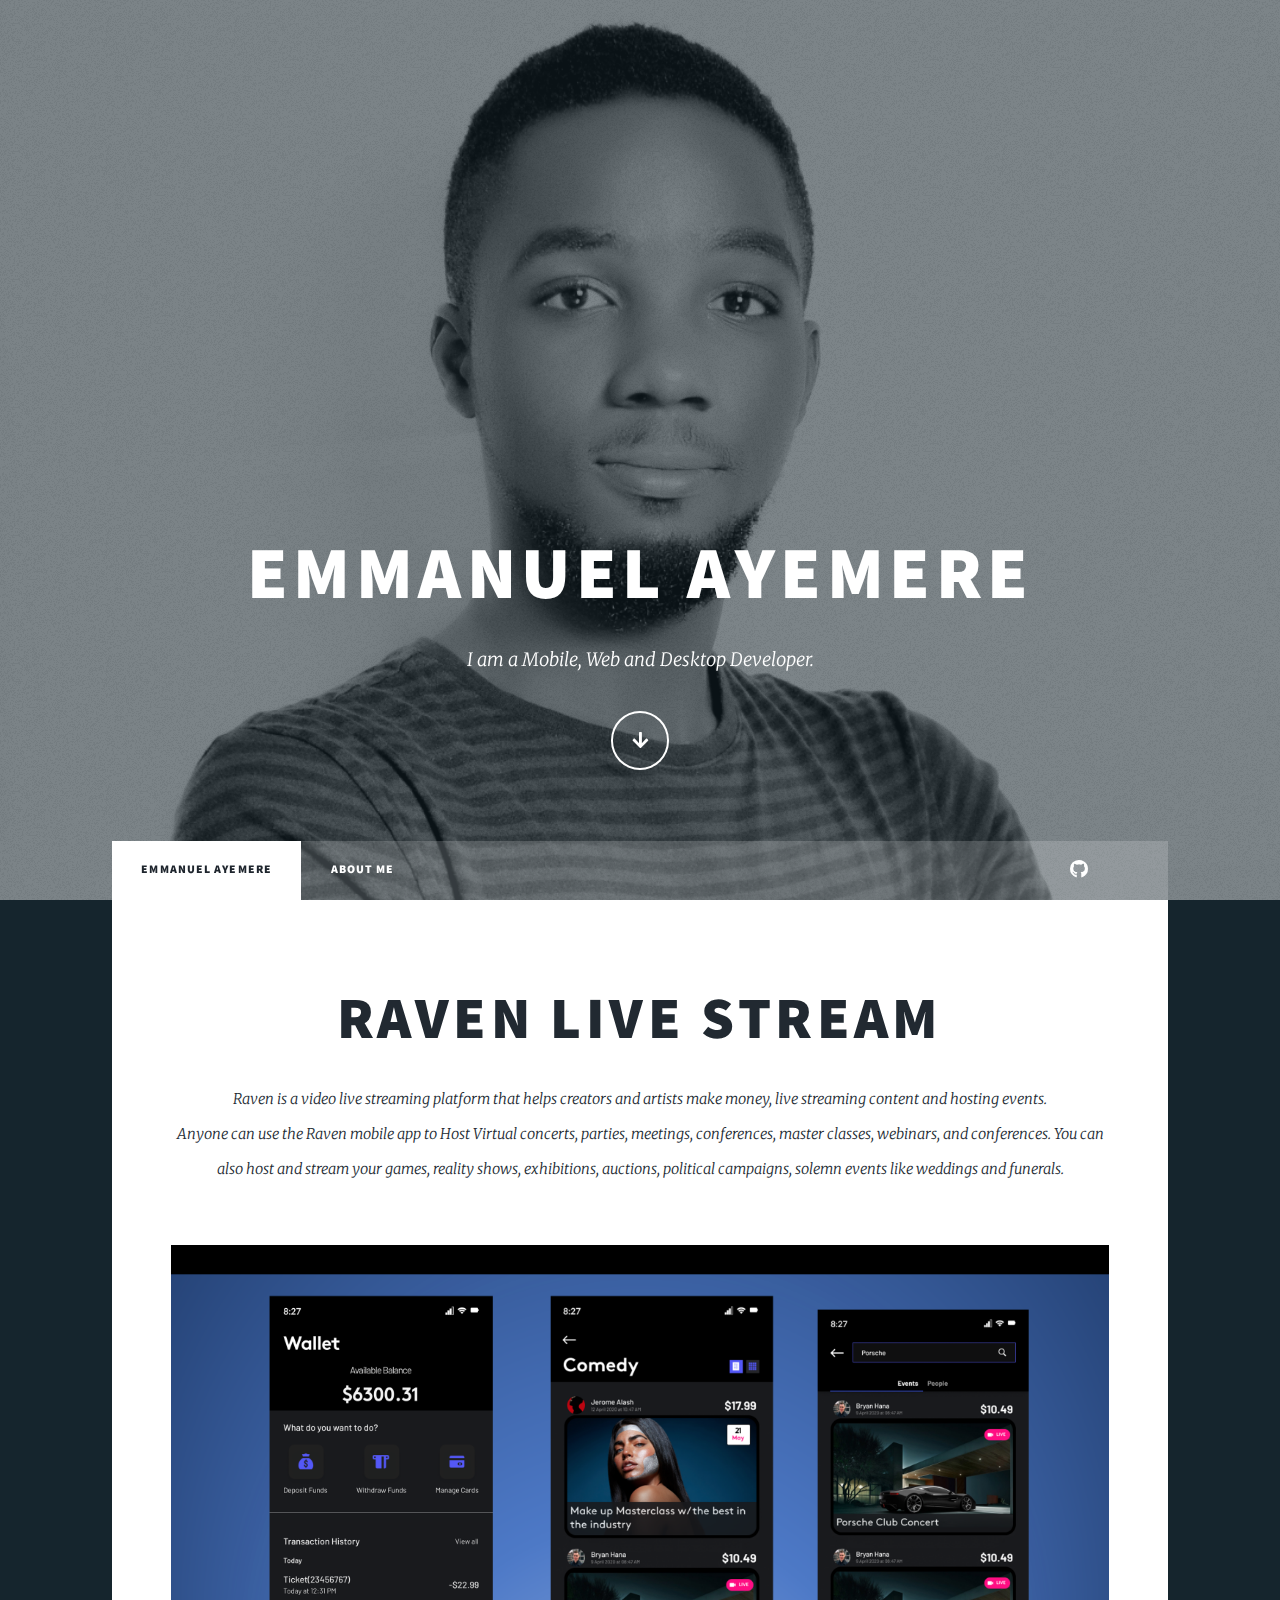
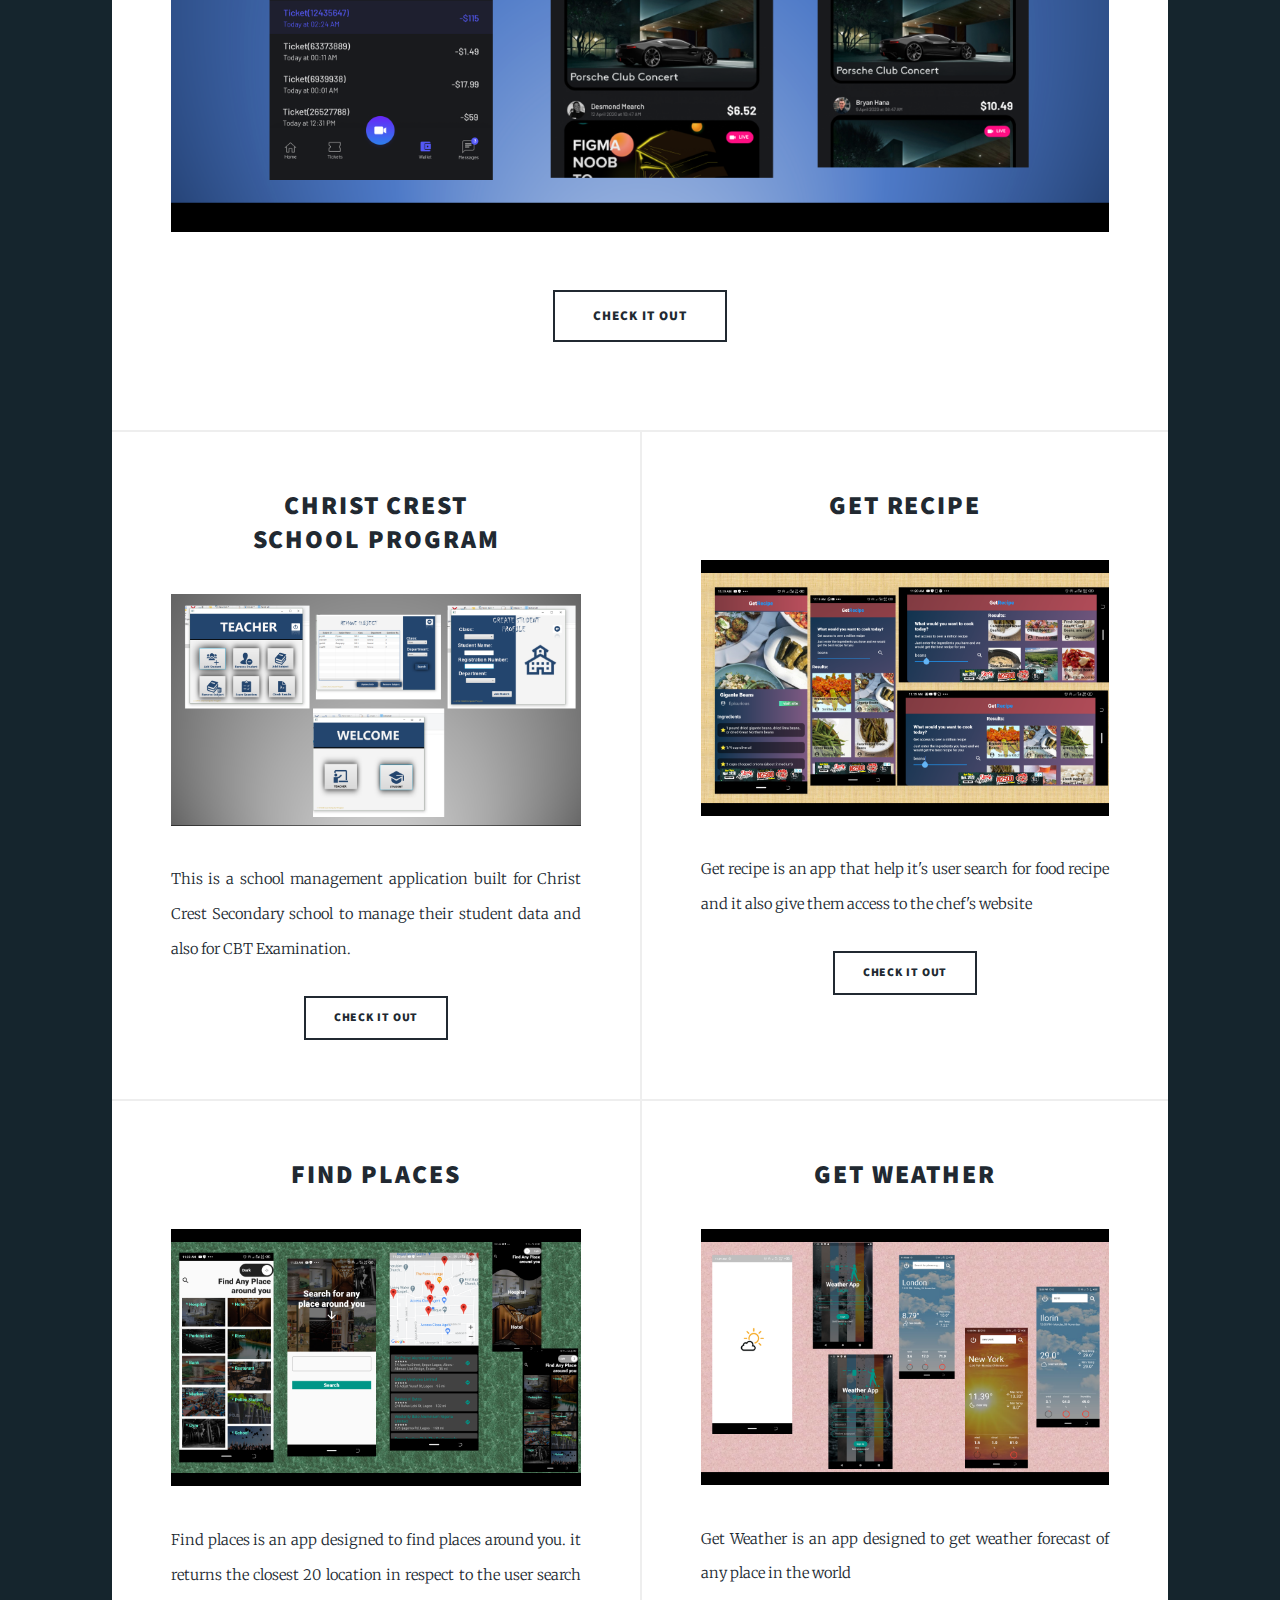
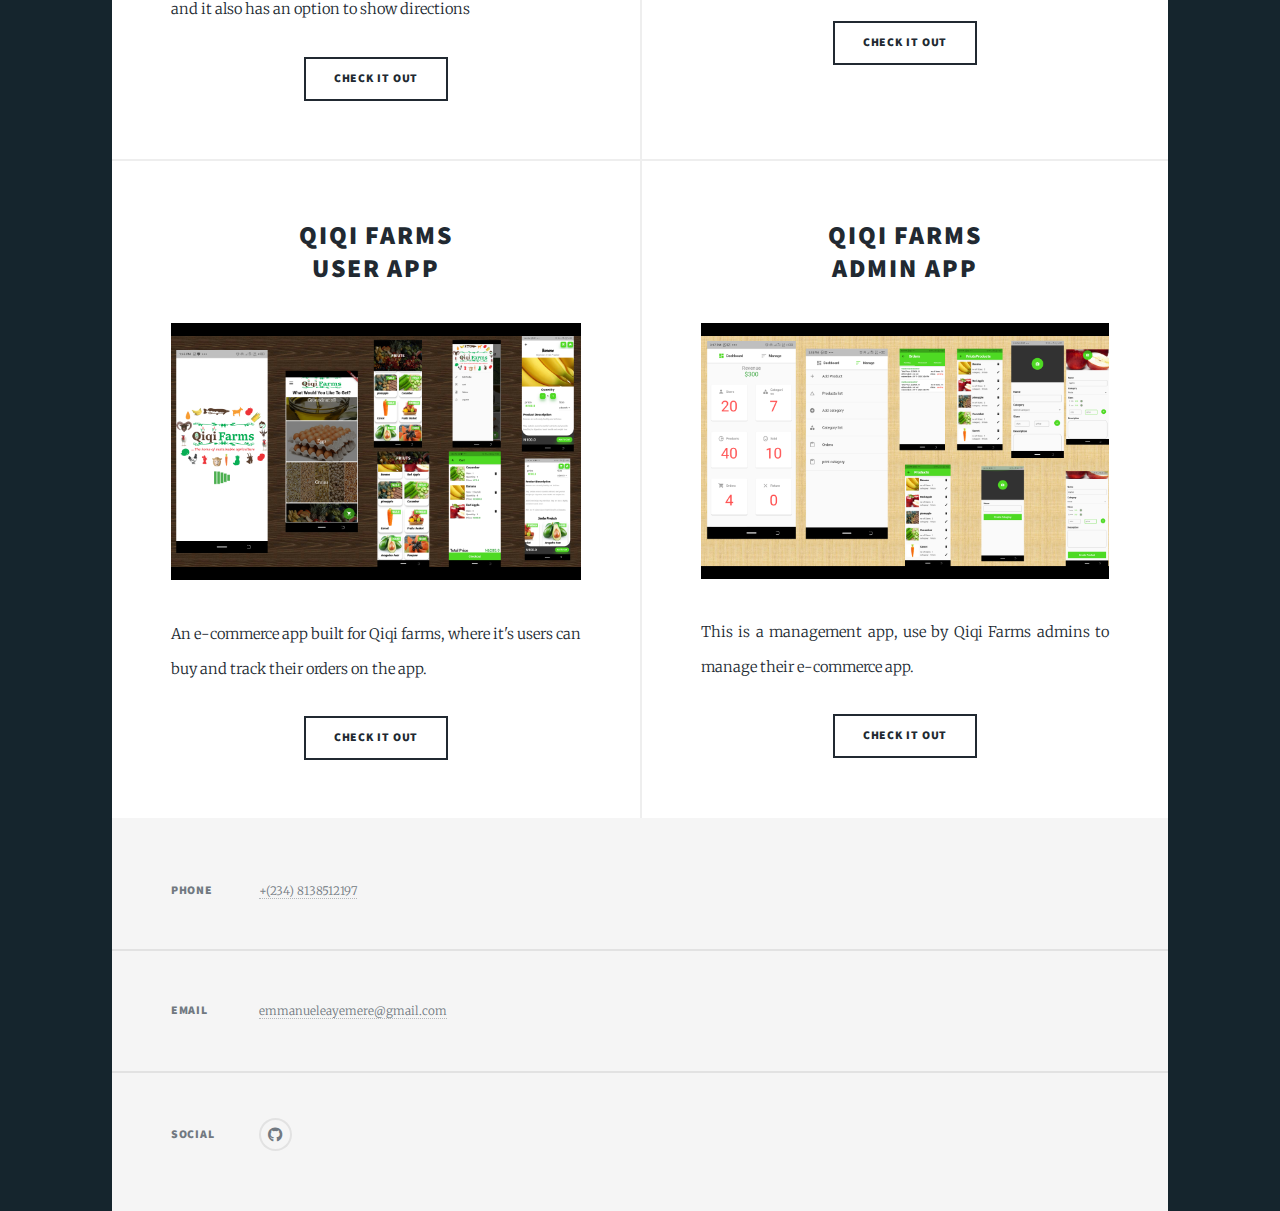
<file: index.html>
<!DOCTYPE HTML>
<!--
	Massively by HTML5 UP
	html5up.net | @ajlkn
	Free for personal and commercial use under the CCA 3.0 license (html5up.net/license)
-->
<html>
	<head>
		<title>Emmanuel Ayemere</title>
		<meta charset="utf-8" />
		<meta name="keywords" content="Emmanuel, Ayemere, Emmanuel Ehis Ayemere,Emmanuel Ayemere, ehis, emmanueleayemere, web, web developer, mobile, mobile developer, desktop, software developer, programmer">
		<meta name="viewport" content="width=device-width, initial-scale=1, user-scalable=no" />
		<link rel="stylesheet" href="assets/css/main.css" />
		<noscript><link rel="stylesheet" href="assets/css/noscript.css" /></noscript>
	</head>
	<body class="is-preload">

		<!-- Wrapper -->
			<div id="wrapper" class="fade-in">

				<!-- Intro -->
					<div id="intro">
						<h1>Emmanuel Ayemere</h1>
						<p>I am a Mobile, Web and Desktop Developer.</p>
						<ul class="actions">
							<li><a href="#header" class="button icon solid solo fa-arrow-down scrolly">Continue</a></li>
						</ul>
					</div>

				<!-- Header -->
					<header id="header">
						<a href="#main" class="logo">Emmanuel Ayemere</a>
					</header>
					<!-- mailto:emmanueleayemere@gmail.com -->
				<!-- Nav -->
					<nav id="nav">
						<ul class="links">
							<li class="active"><a href="index.html">Emmanuel Ayemere</a></li>
							<li><a href="about.html">About Me</a></li>
							<!-- <li><a href="elements.html">Elements Reference</a></li> -->
						</ul>
						<ul class="icons">
							<li><a href="https://github.com/EhisEA" class="icon brands fa-github"><span class="label">GitHub</span></a></li>
							<li><a href="mailto:emmanueleayemere@gmail.com" class="icon brands  fa-envelope"><span class="label">GitHub</span></a></li>
						</ul>
					</nav>

				<!-- Main -->
					<div id="main">

						<!-- Featured Post -->
							<article class="post featured">
								<header class="major">
									<h2><a href="https://ravenlivestream.com/" target="blank">Raven Live Stream</a></h2>
									<p>Raven is a video live streaming platform that helps creators and artists make money, live streaming content and hosting events. </br>
										Anyone can use the Raven mobile app to Host Virtual concerts, 
										parties, meetings, conferences, master classes, webinars, and conferences.
										 You can also host and stream your games, reality shows, exhibitions, auctions, political campaigns, 
										 solemn events like weddings and funerals.
									</p>
								</header>
								<a href="https://ravenlivestream.com/" target="blank" class="image main"><img src="images/raven.png" alt="" /></a>
								<ul class="actions special">
									<li><a href="https://ravenlivestream.com/" target="blank" class="button large">Check it out</a></li>
								</ul>
							</article>

						<!-- Posts -->
							<section class="posts">
								<article>
									<header>
										<h2><a target="blank" href="https://github.com/EhisEA/school-management-java">Christ Crest<br />
										School program</a></h2>
									</header>
									<a class="image fit"><img src="images/cbt.png" alt="" /></a>
									<p>This is a school management application built for Christ Crest Secondary school to manage their student data and also for 
										CBT Examination.</p>
									<ul class="actions special">
										<li><a target="blank" href="https://github.com/EhisEA/school-management-java" class="button">check it out</a></li>
									</ul>
								</article>
								<article>
									<header>
										<h2><a target="blank" href="https://github.com/EhisEA/recipe_mobile-app">Get Recipe</a></h2>
									</header>
									<a  class="image fit" ><img src="images/recipe.png" alt="" /></a>
									<p>Get recipe is an app that help it's user search for food recipe and it also give them access to the chef's website</p>
									<ul class="actions special">
										<li><a href="https://github.com/EhisEA/recipe_mobile-app" target="blank" class="button">check it out</a></li>
									</ul>
								</article>
								<article>
									<header>
										<h2><a  target="blank" href="https://github.com/EhisEA/find_places">Find Places</a></h2>
									</header>
									<a  class="image fit"><img src="images/find_places.png" alt="" /></a>
									<p>Find places is an app designed to find places around you. it returns the closest 20 location in respect to the user search 
										and it also has an option to show directions </p>
									<ul class="actions special">
										<li><a target="blank" href="https://github.com/EhisEA/find_places" class="button">check it out</a></li>
									</ul>
								</article>
								<!-- <article>
									<header>
										<h2><a  target="blank" href="https://github.com/EhisEA/find_places">PEEXOO</a></h2>
									</header>
									<a  class="image fit"><img src="images/peexoo.png" alt="" /></a>
									<p>
										Peexoo  is an app designed to make the process of hiring a photographer so seamless, gives you an option to Browse a 
										roster of experts and select the perfect option that matches your budget, location, and niche. Peexoo takes its face-matching feature to a whole other level by letting you find someone just like you and spark up a conversation in the most unique social media platform in the world </p>
									<ul class="actions special">
										<li><a target="blank" href="https://play.google.com/store/apps/details?id=ai.peexoo.peexoo&hl=en" class="button">check it out</a></li>
									</ul>
								</article> -->
								<article>
									<header>
										<h2><a target="blank" href="https://github.com/EhisEA/weather-app">Get Weather</a></h2>
									</header>
									<a  class="image fit"><img src="images/weather.png" alt="" /></a>
									<p>Get Weather is an app designed to get weather forecast of any place in the world</p>
									<ul class="actions special">
										<li><a target="blank" href="https://github.com/EhisEA/weather-app" class="button">check it out</a></li>
									</ul>
								</article>
								<article>
									<header>
										<h2><a target="blank" href="https://qiqifarms.com">Qiqi Farms<br />
										User App</a></h2>
									</header>
									<a  class="image fit"><img src="images/qiqi_farms.png" alt="" /></a>
									<p>An e-commerce app built for Qiqi farms, where it's users can buy and track their orders on the app.</p>
									<ul class="actions special">
										<li><a target="blank" href="https://qiqifarms.com" class="button">check it out</a></li>
									</ul>
								</article>
								<article>
									<header>
										<h2><a target="blank" href="https://qiqifarms.com">Qiqi Farms<br />
										Admin App</a></h2>
									</header>
									<a target="blank"  class="image fit"><img src="images/qiqi_farms_admin.png" alt="" /></a>
									<p>This is a management app, use by Qiqi Farms admins to manage their e-commerce app.</p>
									<ul class="actions special">
										<li><a target="blank" href="https://qiqifarms.com" class="button">check it out</a></li>
									</ul>
								</article>
							</section>


					</div>

				<!-- Footer -->
					<footer id="footer">
						
						<section class="split contact">
							<!-- <section class="alt">
								<h3>Address</h3>
								<p>1234 Somewhere Road #87257<br />
								Nashville, TN 00000-0000</p>
							</section> -->
							<section>
								<h3>Phone</h3>
								<p><a >+(234) 8138512197</a></p>
							</section>
							<section>
								<h3>Email</h3>
								<p><a href="mailto:emmanueleayemere@gmail.com" target="blank">emmanueleayemere@gmail.com</a></p>
							</section>
							<section>
								<h3>Social</h3>
								
								<ul class="icons alt">
										<li><a href="https://github.com/EhisEA/" class="icon brands alt fa-github"><span class="label">GitHub</span></a></li>
								</ul>
							</section>
						</section>
					</footer>

				<!-- Copyright -->
					<!-- <div id="copyright">
						<ul><li>&copy; Untitled</li><li>Design: <a href="https://html5up.net">HTML5 UP</a></li></ul>
					</div> -->

			</div>

		<!-- Scripts -->
			<script src="assets/js/jquery.min.js"></script>
			<script src="assets/js/jquery.scrollex.min.js"></script>
			<script src="assets/js/jquery.scrolly.min.js"></script>
			<script src="assets/js/browser.min.js"></script>
			<script src="assets/js/breakpoints.min.js"></script>
			<script src="assets/js/util.js"></script>
			<script src="assets/js/main.js"></script>

	</body>
</html>
</file>
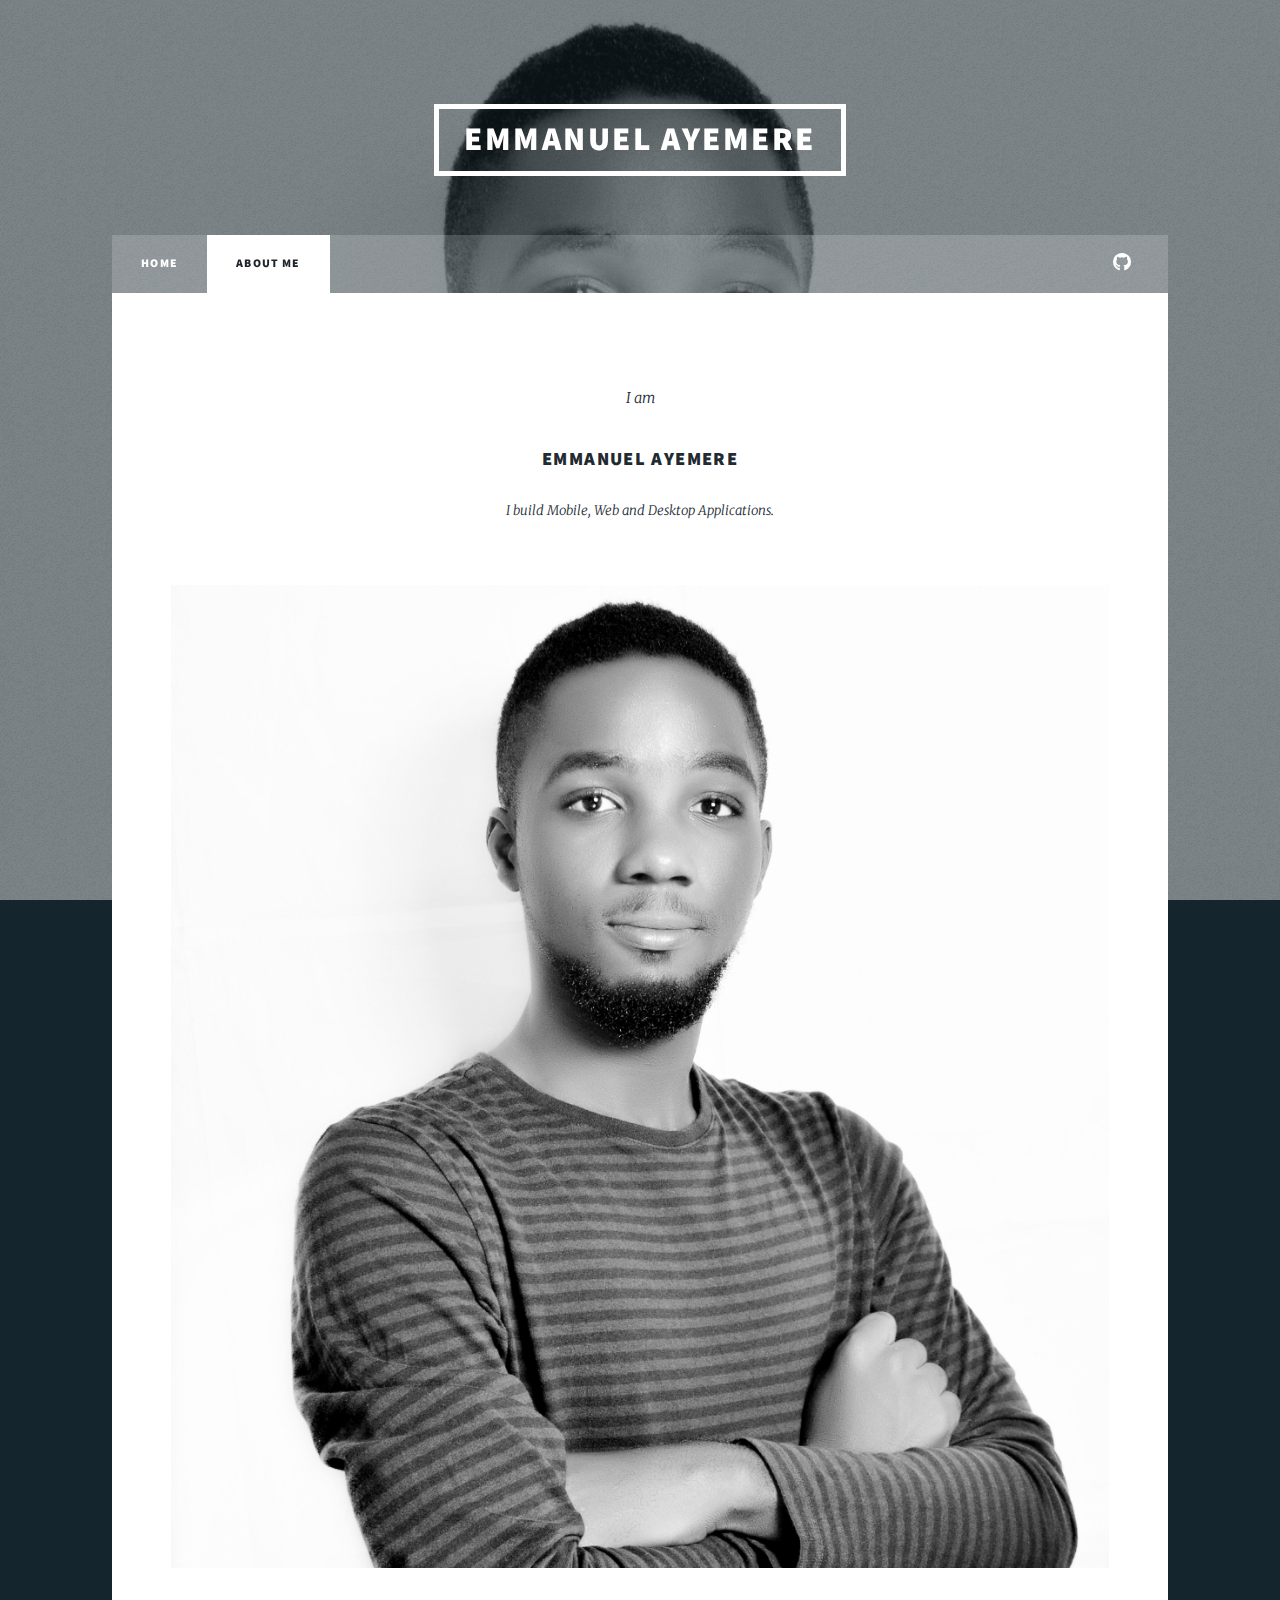
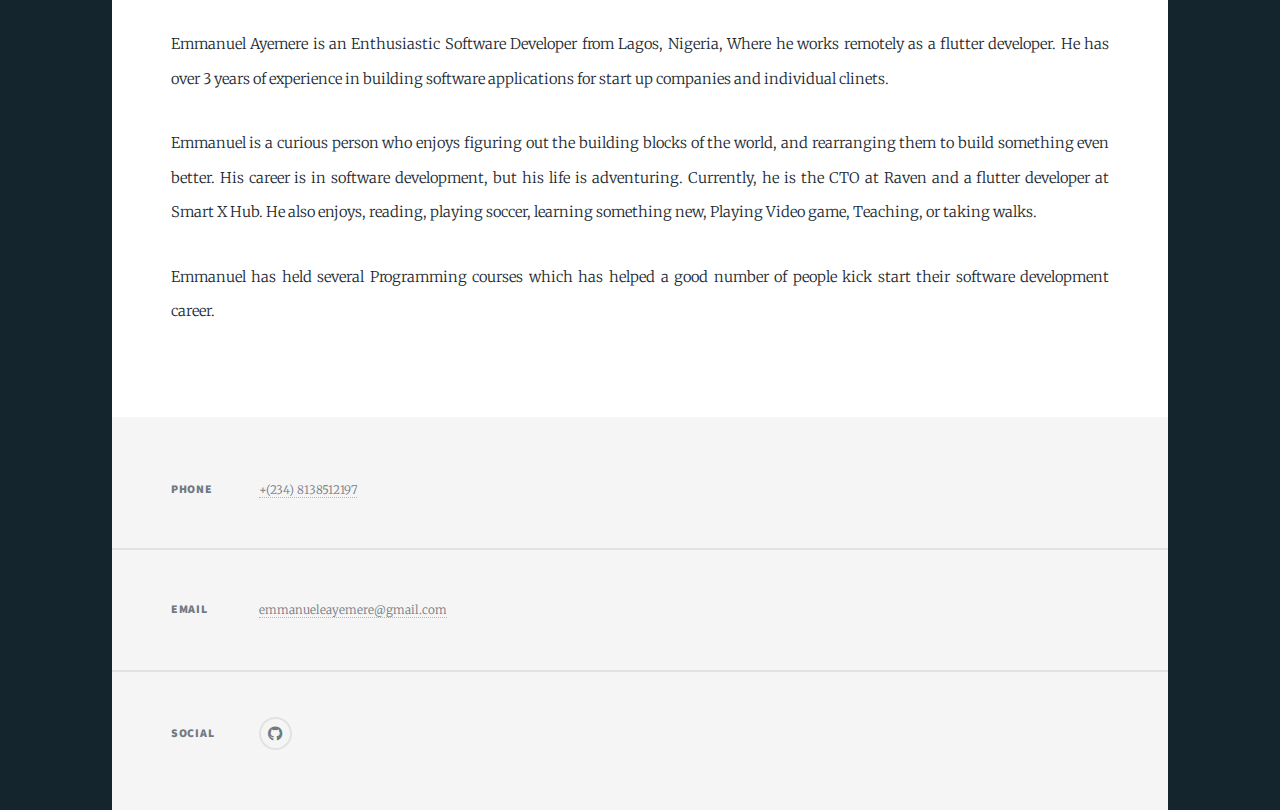
<file: about.html>
<!DOCTYPE HTML>
<!--
	Massively by HTML5 UP
	html5up.net | @ajlkn
	Free for personal and commercial use under the CCA 3.0 license (html5up.net/license)
-->
<html>
	<head>
		<title>Emmanuel Ayemere</title>
		<meta charset="utf-8" />
		<meta name="viewport" content="width=device-width, initial-scale=1, user-scalable=no" />
		<link rel="stylesheet" href="assets/css/main.css" />
		<noscript><link rel="stylesheet" href="assets/css/noscript.css" /></noscript>
	</head>
	<body class="is-preload">

		<!-- Wrapper -->
			<div id="wrapper">

				<!-- Header -->
					<header id="header">
						<a href="index.html" class="logo">Emmanuel Ayemere</a>
					</header>

				<!-- Nav -->
					<nav id="nav">
						<ul class="links">
							<li><a href="index.html">Home</a></li>
							<li class="active"><a href="about.html">About Me</a></li>
						</ul>
						<ul class="icons">
							<li><a href="https://github.com/EhisEA" class="icon brands fa-github"><span class="label">GitHub</span></a></li>
						</ul>
					</nav>

				<!-- Main -->
					<div id="main">

						<!-- Post -->
							<section class="post">
								<header class="major">
									<p>I am</p><h3>Emmanuel Ayemere</h3>
									<p>I build Mobile, Web and Desktop Applications.</p>
								</header>
								<div class="image main"><img src="images/me.jpg" alt="" /></div>
									<p>
										Emmanuel Ayemere is an Enthusiastic Software Developer from Lagos, Nigeria, Where he works remotely as a flutter developer. He has over 3 years of <!--enterprise--> experience in building software applications for start up companies and individual clinets.

									</p>
									<p>
										Emmanuel is a curious person who enjoys figuring out the building blocks of the world, and rearranging them to build something even better. His career is in software development, but his life is adventuring. Currently, he is the CTO at Raven and a flutter developer at Smart X Hub. He also enjoys, reading, playing soccer, learning something new, Playing Video game, Teaching, or taking walks. 
									</p>
									<p>
										Emmanuel has held several Programming courses which has helped a good number of people kick start their software development career.

									</p>
							</section>

					</div>

				<!-- Footer -->
					
				<footer id="footer">
						
					<section class="split contact">
						<!-- <section class="alt">
							<h3>Address</h3>
							<p>1234 Somewhere Road #87257<br />
							Nashville, TN 00000-0000</p>
						</section> -->
						<section>
							<h3>Phone</h3>
							<p><a >+(234) 8138512197</a></p>
						</section>
						<section>
							<h3>Email</h3>
							<p><a href="mailto:emmanueleayemere@gmail.com" target="blank">emmanueleayemere@gmail.com</a></p>
						</section>
						<section>
							<h3>Social</h3>
							<ul class="icons alt">
								<li><a href="https://github.com/EhisEA" class="icon brands alt fa-github"><span class="label">GitHub</span></a></li>
							</ul>
						</section>
					</section>
				</footer>

				<!-- Copyright -->
					<!-- <div id="copyright">
						<ul><li>&copy; Untitled</li><li>Design: <a href="https://html5up.net">HTML5 UP</a></li></ul>
					</div> -->

			</div>

		<!-- Scripts -->
			<script src="assets/js/jquery.min.js"></script>
			<script src="assets/js/jquery.scrollex.min.js"></script>
			<script src="assets/js/jquery.scrolly.min.js"></script>
			<script src="assets/js/browser.min.js"></script>
			<script src="assets/js/breakpoints.min.js"></script>
			<script src="assets/js/util.js"></script>
			<script src="assets/js/main.js"></script>

	</body>
</html>
</file>
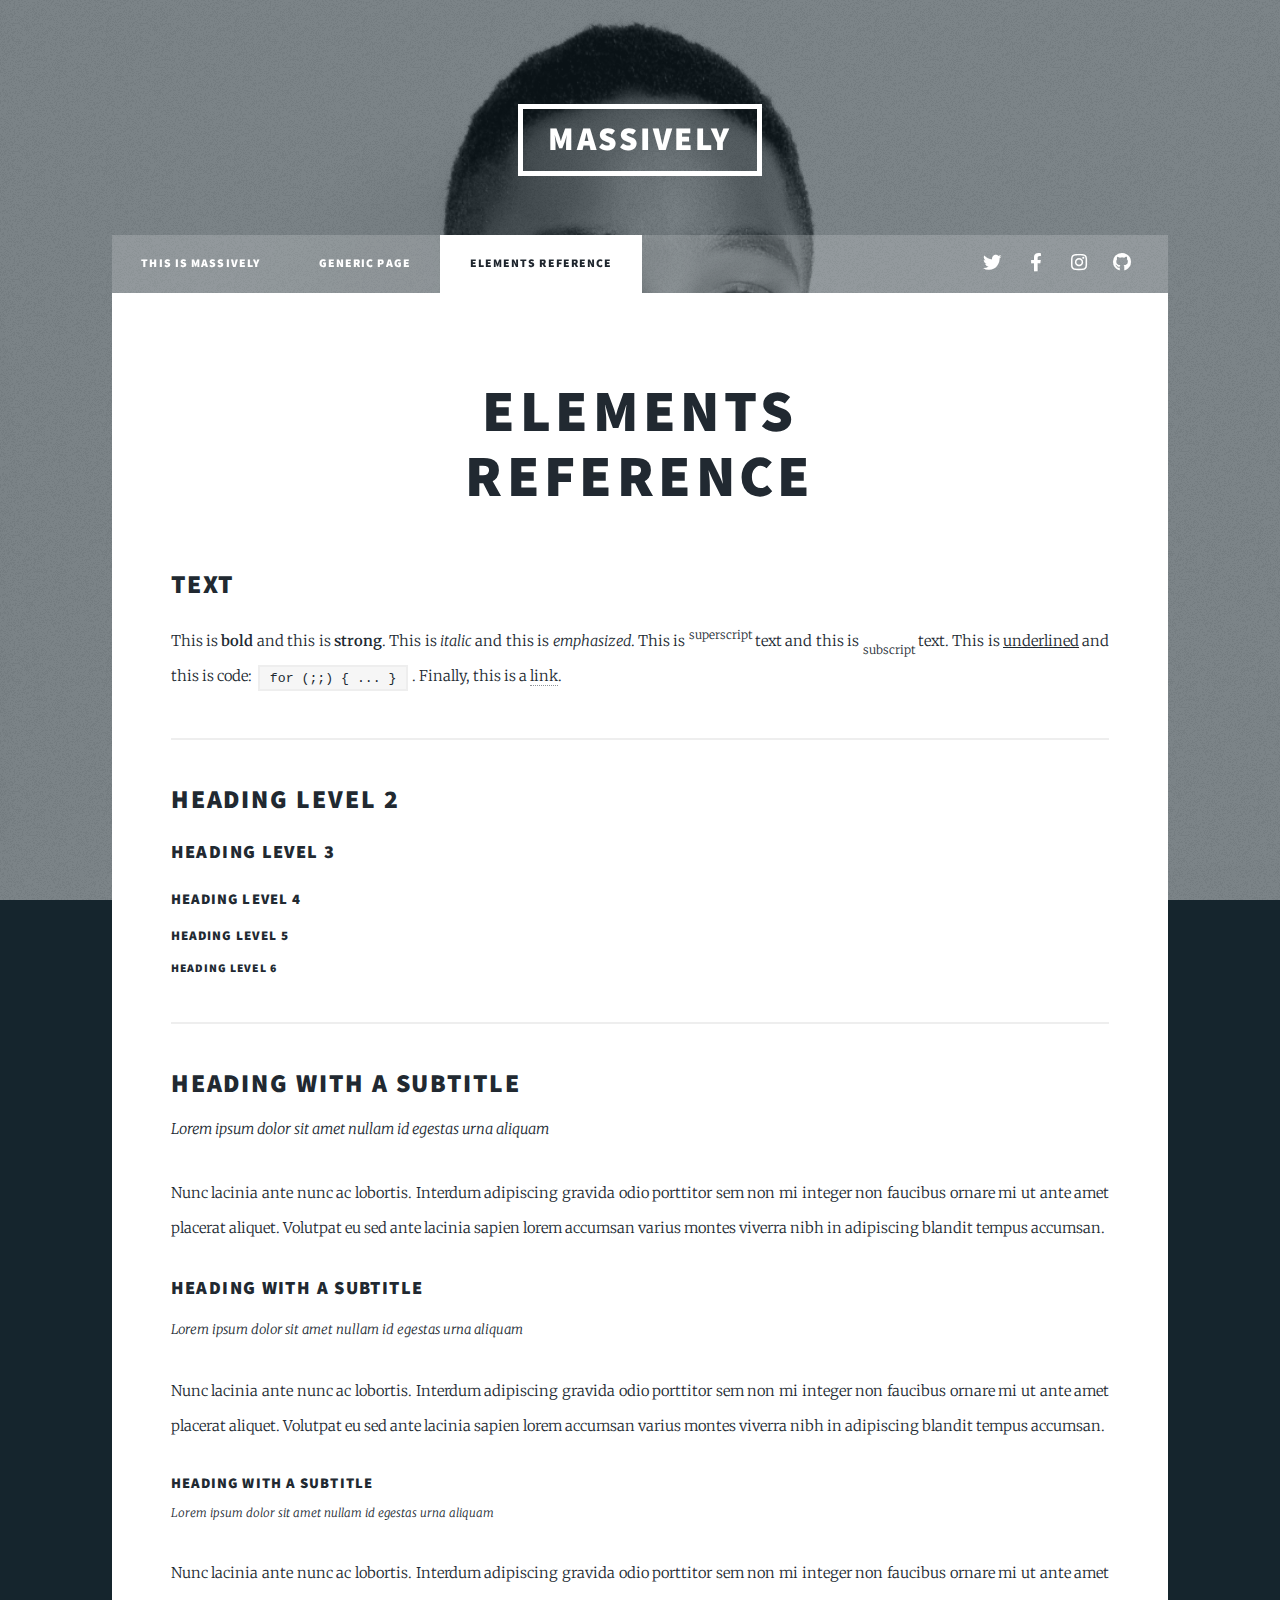
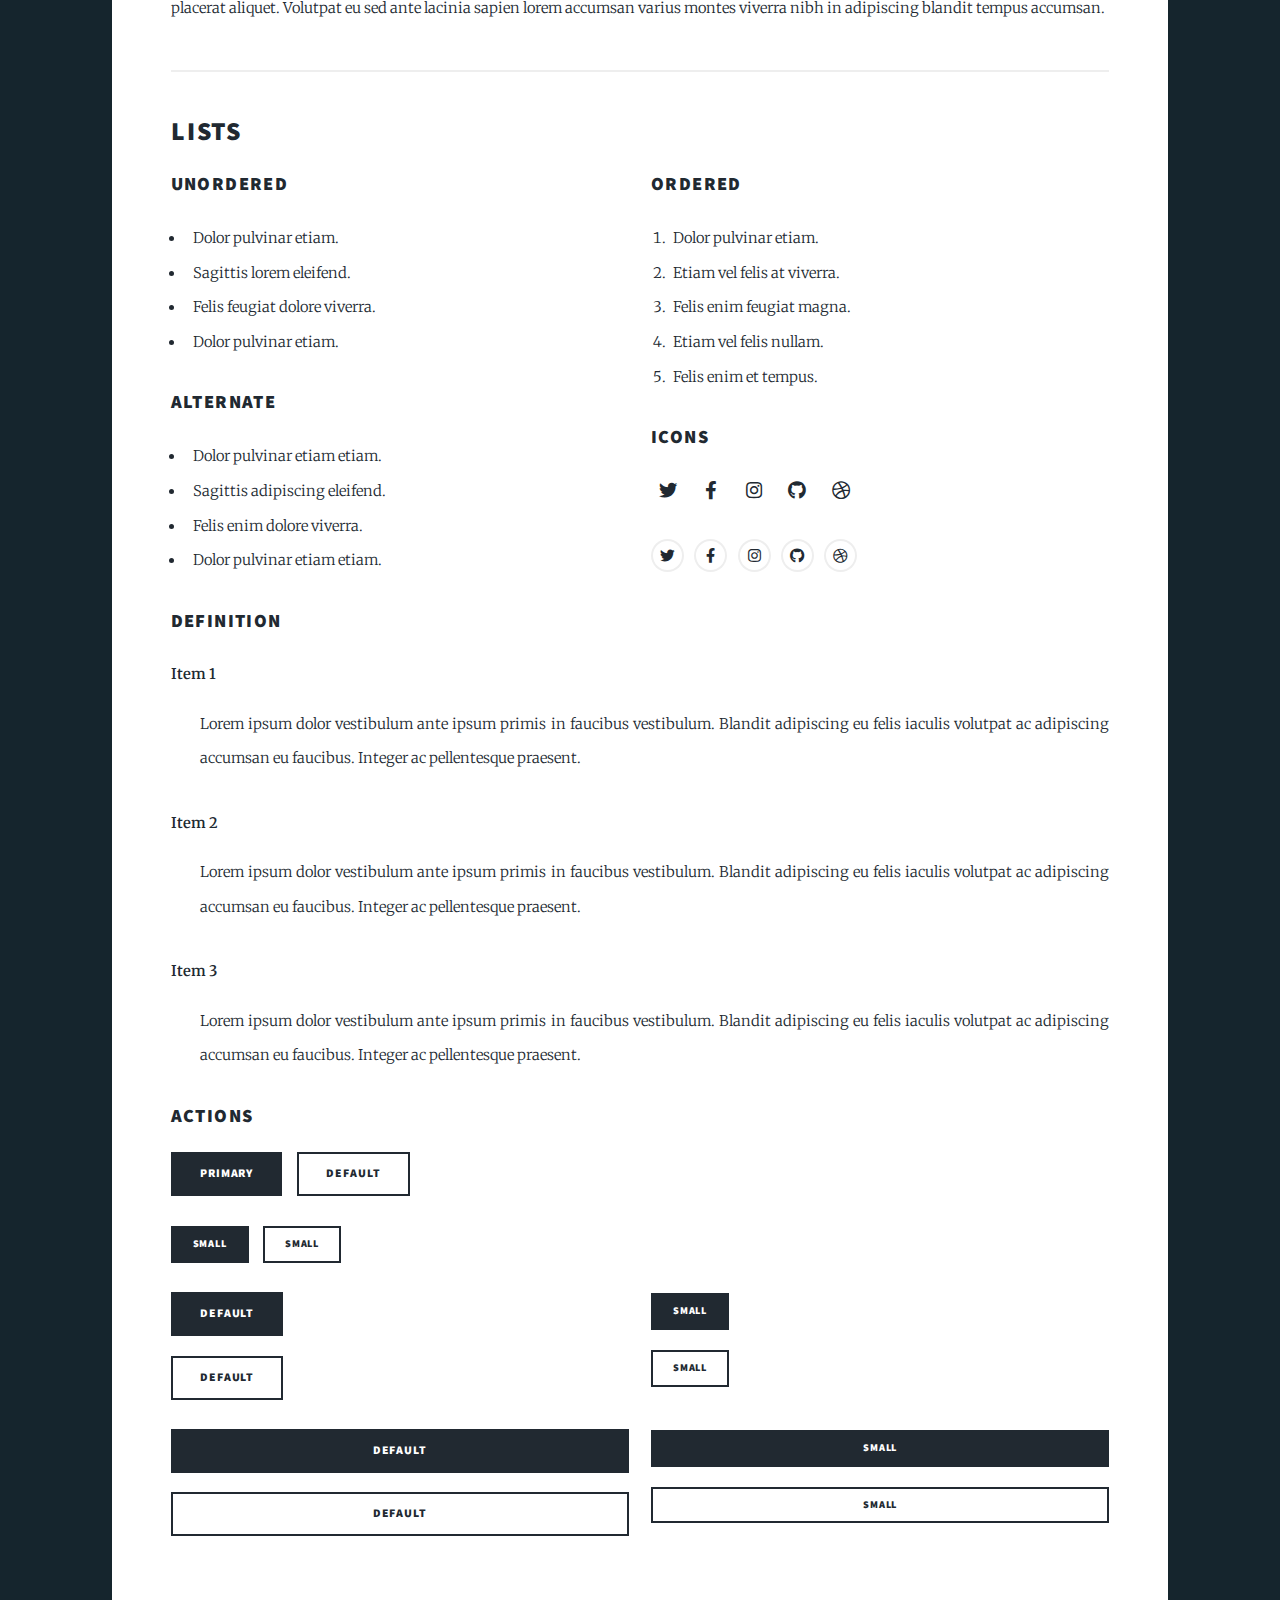
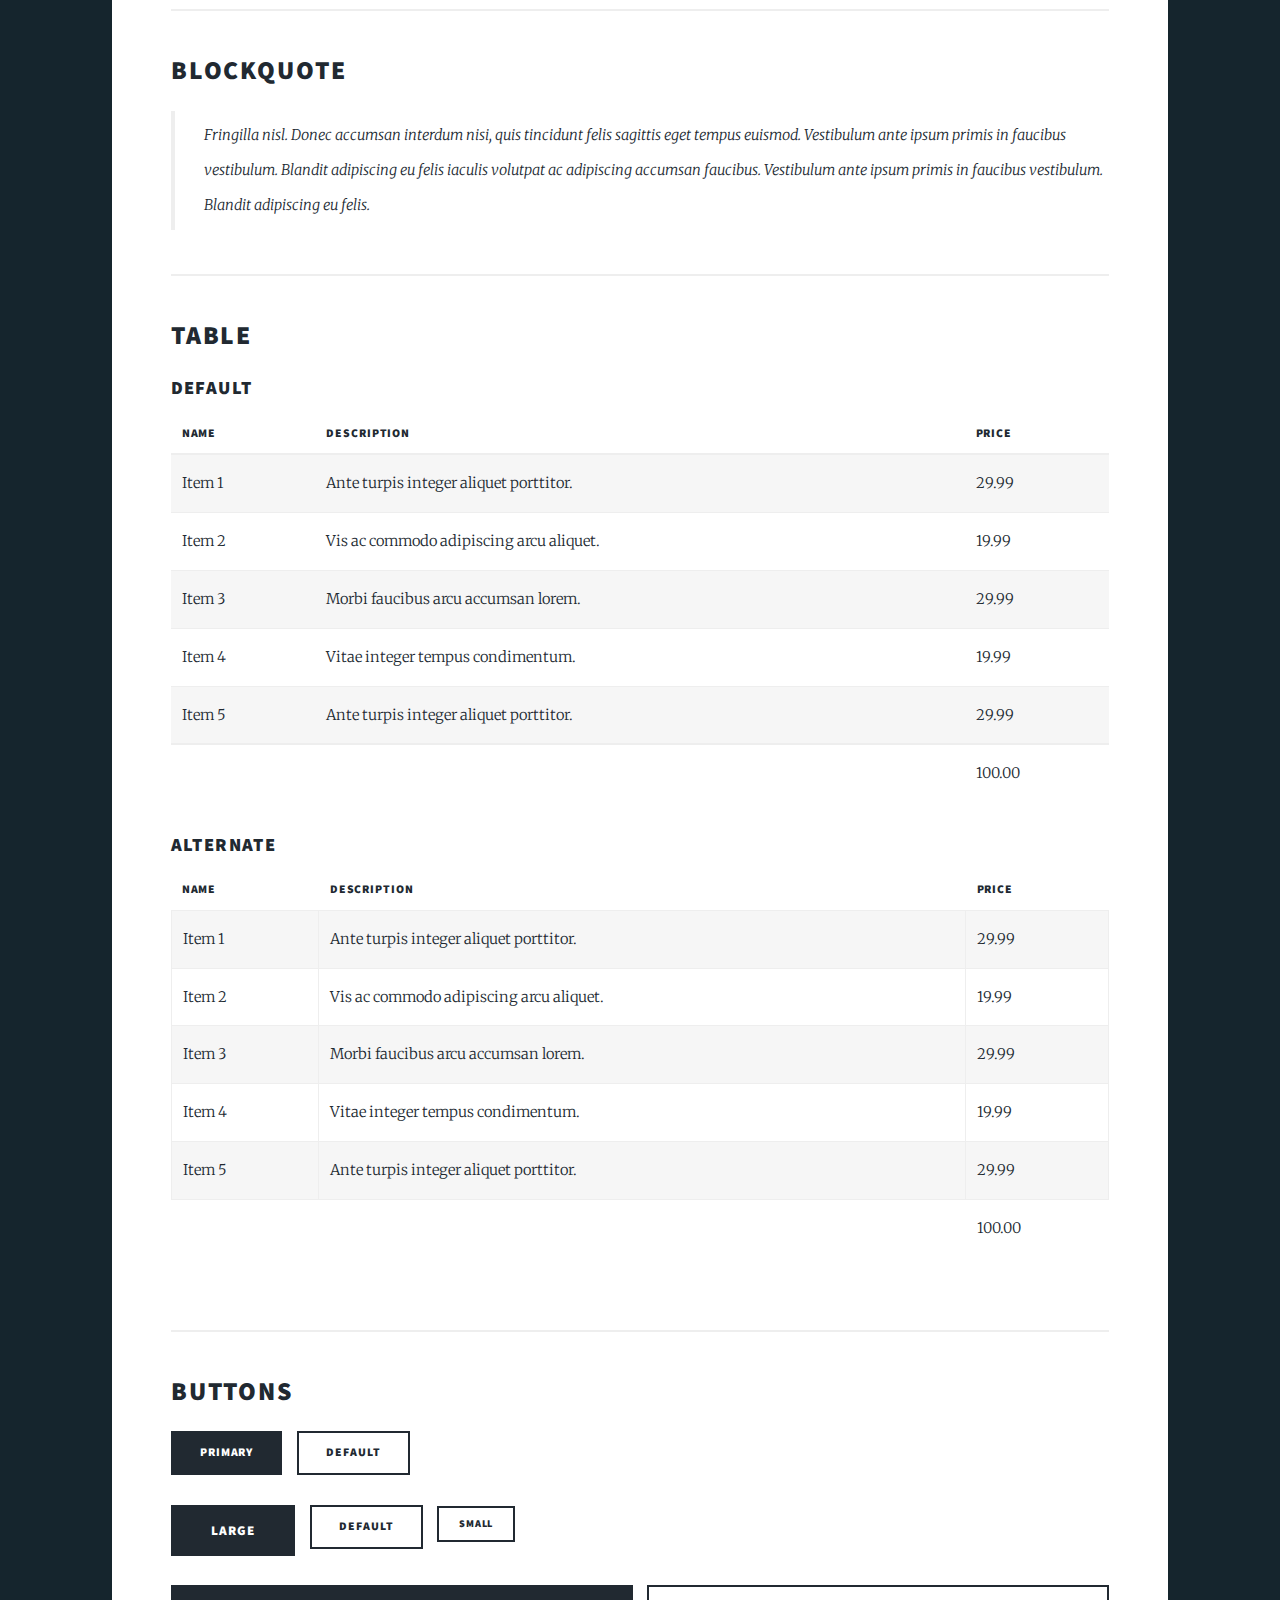
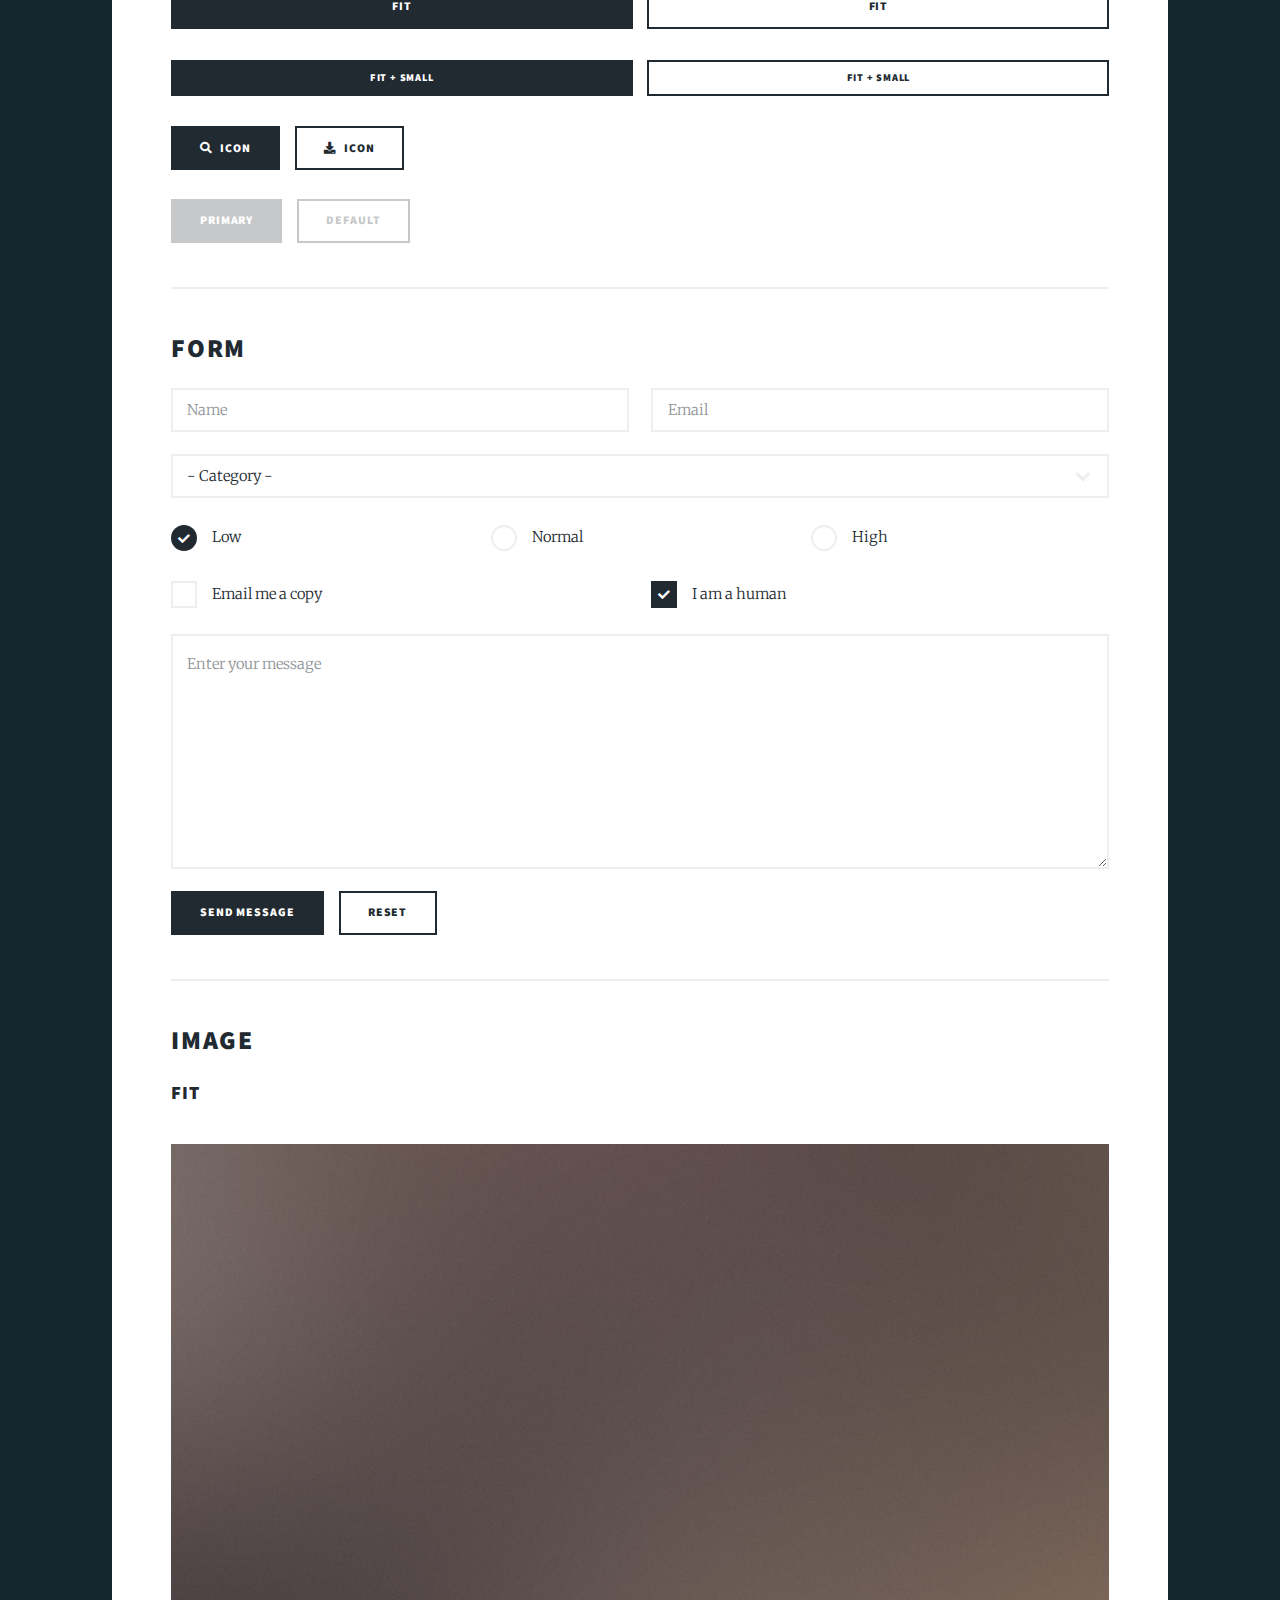
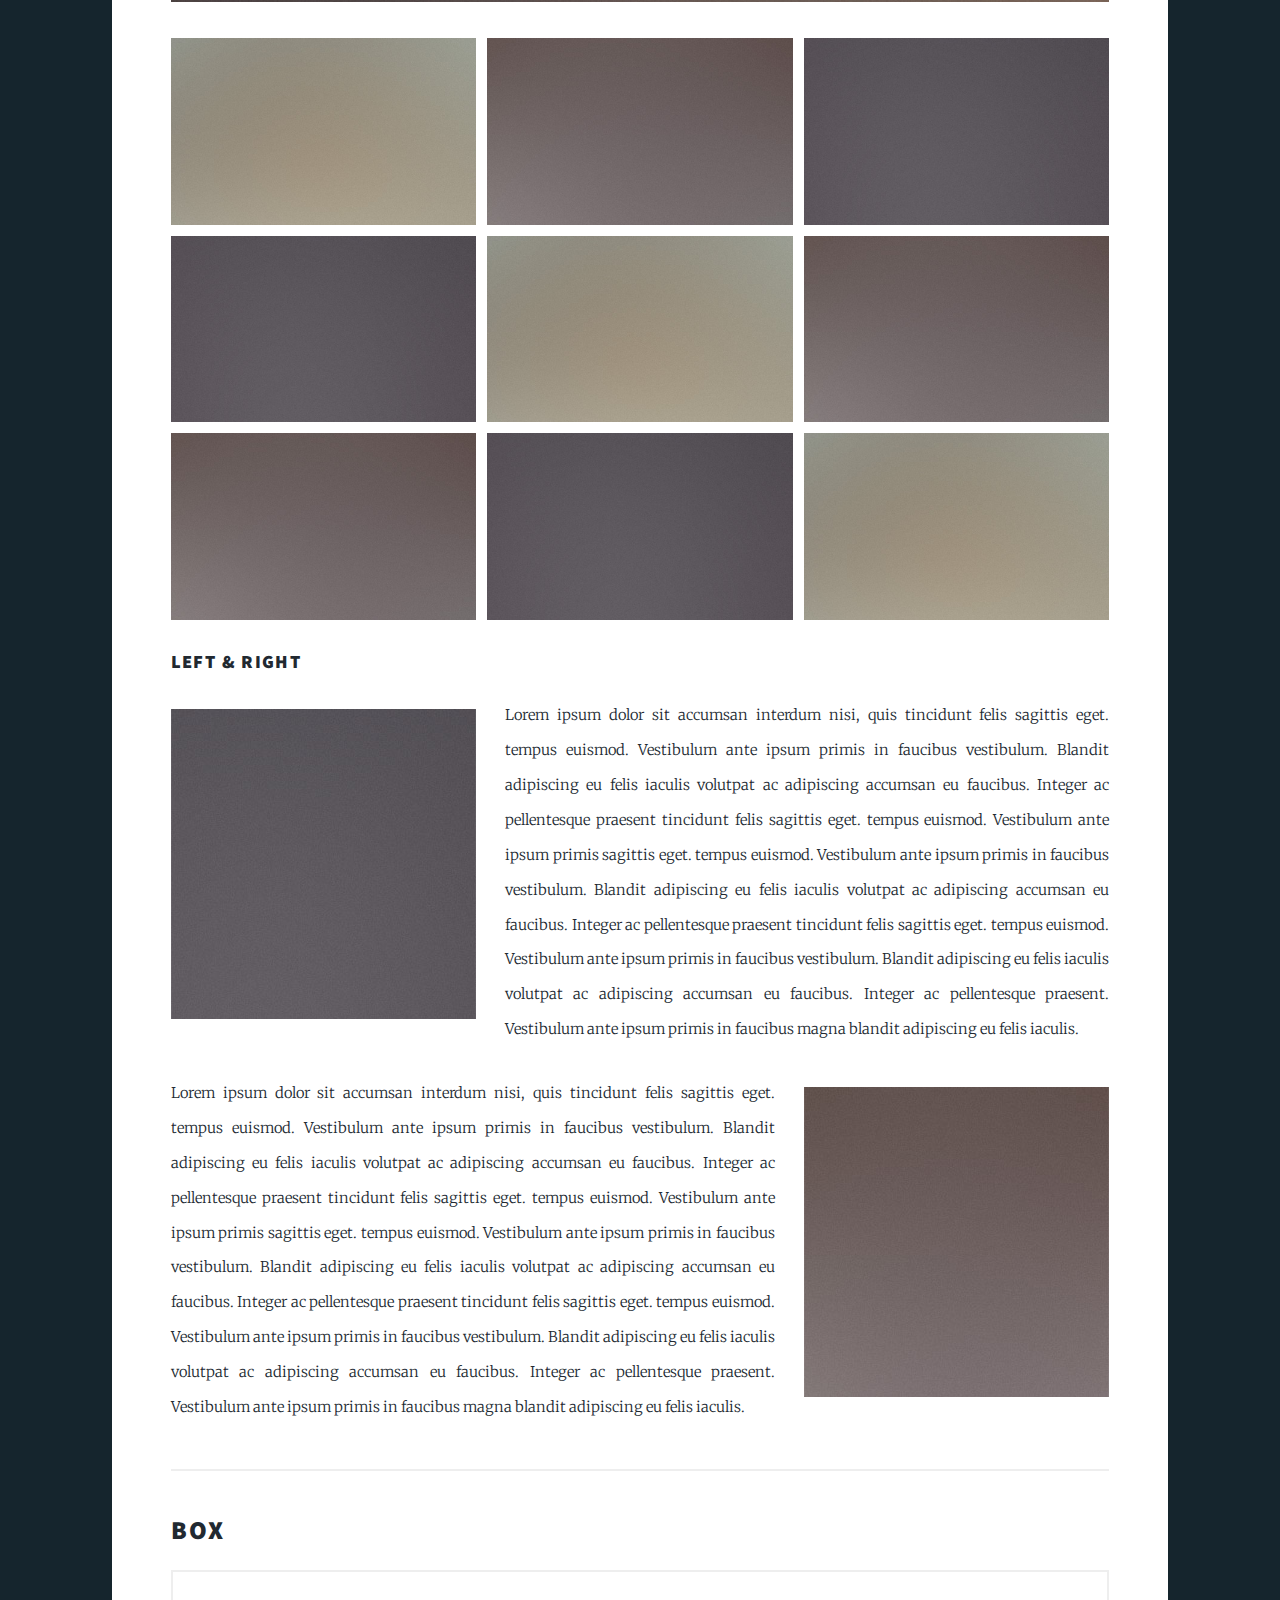
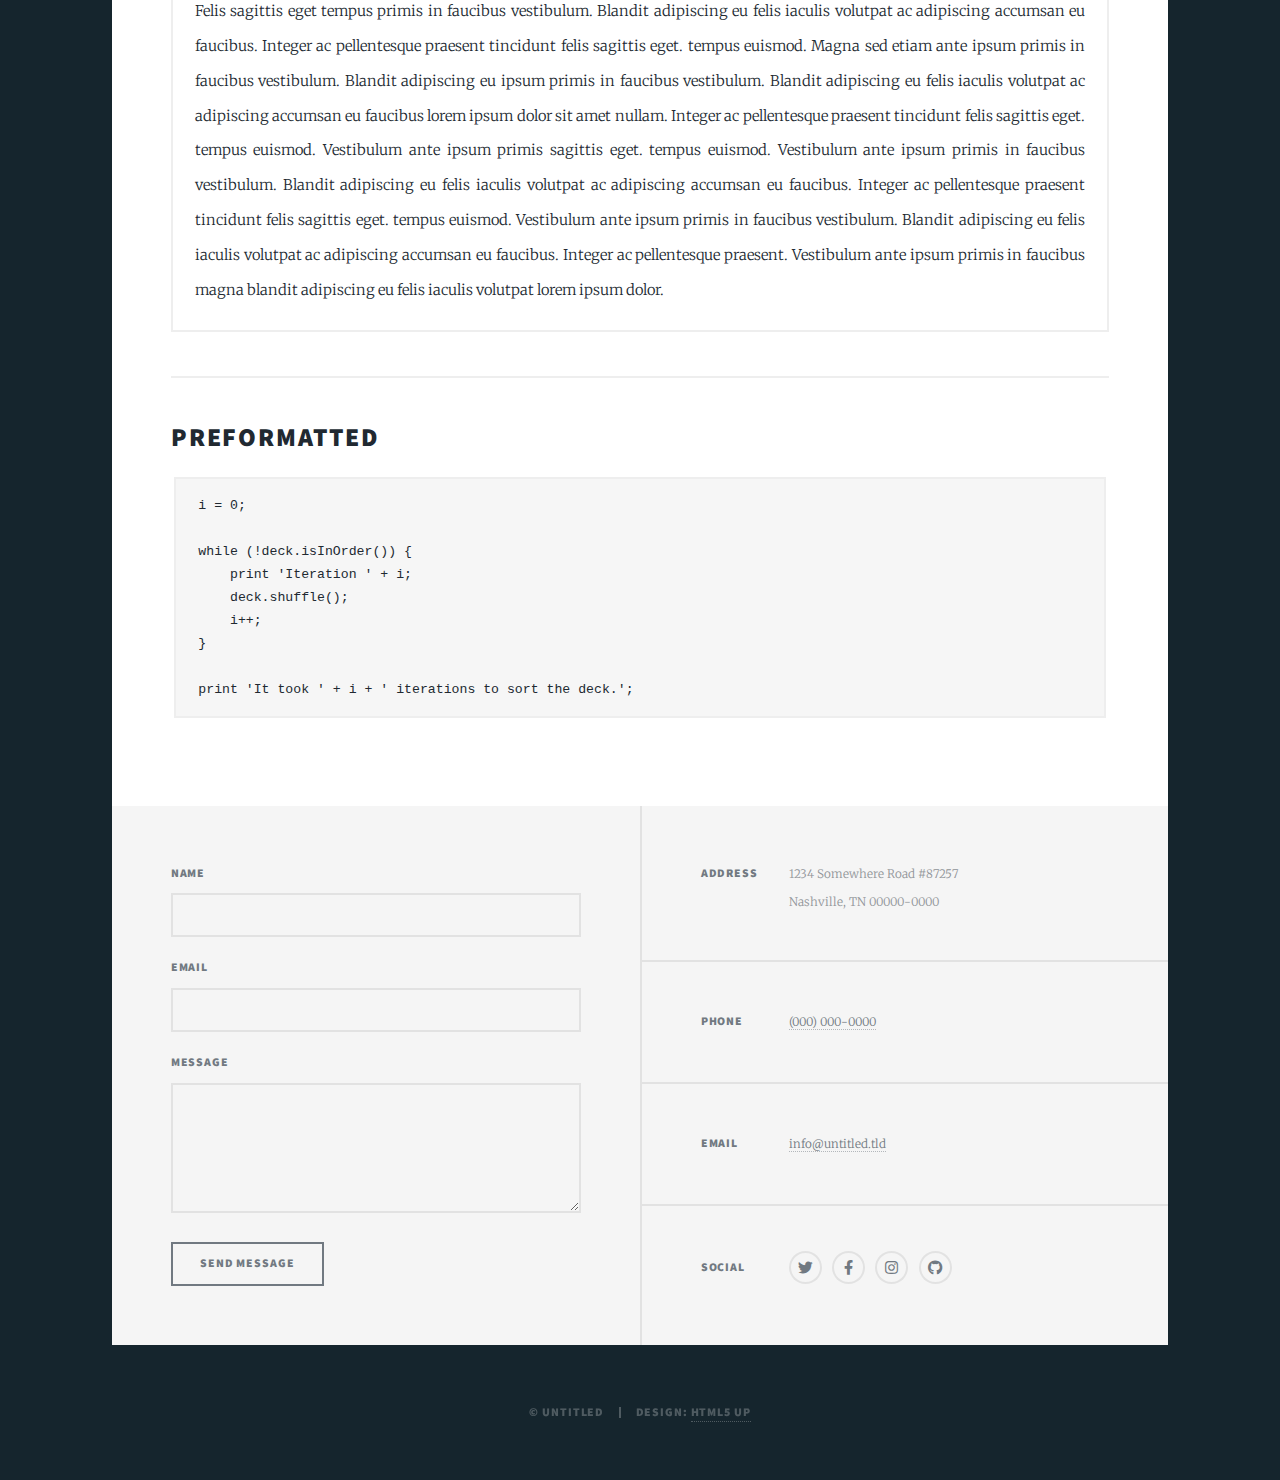
<file: elements.html>
<!DOCTYPE HTML>
<!--
	Massively by HTML5 UP
	html5up.net | @ajlkn
	Free for personal and commercial use under the CCA 3.0 license (html5up.net/license)
-->
<html>
	<head>
		<title>Elements Reference - Massively by HTML5 UP</title>
		<meta charset="utf-8" />
		<meta name="viewport" content="width=device-width, initial-scale=1, user-scalable=no" />
		<link rel="stylesheet" href="assets/css/main.css" />
		<noscript><link rel="stylesheet" href="assets/css/noscript.css" /></noscript>
	</head>
	<body class="is-preload">

		<!-- Wrapper -->
			<div id="wrapper">

				<!-- Header -->
					<header id="header">
						<a href="index.html" class="logo">Massively</a>
					</header>

				<!-- Nav -->
					<nav id="nav">
						<ul class="links">
							<li><a href="index.html">This is Massively</a></li>
							<li><a href="generic.html">Generic Page</a></li>
							<li class="active"><a href="elements.html">Elements Reference</a></li>
						</ul>
						<ul class="icons">
							<li><a href="#" class="icon brands fa-twitter"><span class="label">Twitter</span></a></li>
							<li><a href="#" class="icon brands fa-facebook-f"><span class="label">Facebook</span></a></li>
							<li><a href="#" class="icon brands fa-instagram"><span class="label">Instagram</span></a></li>
							<li><a href="#" class="icon brands fa-github"><span class="label">GitHub</span></a></li>
						</ul>
					</nav>

				<!-- Main -->
					<div id="main">

						<!-- Post -->
							<section class="post">
								<header class="major">
									<h1>Elements<br />
									Reference</h1>
								</header>

								<!-- Text stuff -->
									<h2>Text</h2>
									<p>This is <b>bold</b> and this is <strong>strong</strong>. This is <i>italic</i> and this is <em>emphasized</em>.
									This is <sup>superscript</sup> text and this is <sub>subscript</sub> text.
									This is <u>underlined</u> and this is code: <code>for (;;) { ... }</code>.
									Finally, this is a <a href="#">link</a>.</p>
									<hr />
									<h2>Heading Level 2</h2>
									<h3>Heading Level 3</h3>
									<h4>Heading Level 4</h4>
									<h5>Heading Level 5</h5>
									<h6>Heading Level 6</h6>
									<hr />
									<header>
										<h2>Heading with a Subtitle</h2>
										<p>Lorem ipsum dolor sit amet nullam id egestas urna aliquam</p>
									</header>
									<p>Nunc lacinia ante nunc ac lobortis. Interdum adipiscing gravida odio porttitor sem non mi integer non faucibus ornare mi ut ante amet placerat aliquet. Volutpat eu sed ante lacinia sapien lorem accumsan varius montes viverra nibh in adipiscing blandit tempus accumsan.</p>
									<header>
										<h3>Heading with a Subtitle</h3>
										<p>Lorem ipsum dolor sit amet nullam id egestas urna aliquam</p>
									</header>
									<p>Nunc lacinia ante nunc ac lobortis. Interdum adipiscing gravida odio porttitor sem non mi integer non faucibus ornare mi ut ante amet placerat aliquet. Volutpat eu sed ante lacinia sapien lorem accumsan varius montes viverra nibh in adipiscing blandit tempus accumsan.</p>
									<header>
										<h4>Heading with a Subtitle</h4>
										<p>Lorem ipsum dolor sit amet nullam id egestas urna aliquam</p>
									</header>
									<p>Nunc lacinia ante nunc ac lobortis. Interdum adipiscing gravida odio porttitor sem non mi integer non faucibus ornare mi ut ante amet placerat aliquet. Volutpat eu sed ante lacinia sapien lorem accumsan varius montes viverra nibh in adipiscing blandit tempus accumsan.</p>

									<hr />

								<!-- Lists -->
									<h2>Lists</h2>
									<div class="row">
										<div class="col-6 col-12-small">

											<h3>Unordered</h3>
											<ul>
												<li>Dolor pulvinar etiam.</li>
												<li>Sagittis lorem eleifend.</li>
												<li>Felis feugiat dolore viverra.</li>
												<li>Dolor pulvinar etiam.</li>
											</ul>

											<h3>Alternate</h3>
											<ul class="alt">
												<li>Dolor pulvinar etiam etiam.</li>
												<li>Sagittis adipiscing eleifend.</li>
												<li>Felis enim dolore viverra.</li>
												<li>Dolor pulvinar etiam etiam.</li>
											</ul>

										</div>
										<div class="col-6 col-12-small">

											<h3>Ordered</h3>
											<ol>
												<li>Dolor pulvinar etiam.</li>
												<li>Etiam vel felis at viverra.</li>
												<li>Felis enim feugiat magna.</li>
												<li>Etiam vel felis nullam.</li>
												<li>Felis enim et tempus.</li>
											</ol>

											<h3>Icons</h3>
											<ul class="icons">
												<li><a href="#" class="icon brands fa-twitter"><span class="label">Twitter</span></a></li>
												<li><a href="#" class="icon brands fa-facebook-f"><span class="label">Facebook</span></a></li>
												<li><a href="#" class="icon brands fa-instagram"><span class="label">Instagram</span></a></li>
												<li><a href="#" class="icon brands fa-github"><span class="label">Github</span></a></li>
												<li><a href="#" class="icon brands fa-dribbble"><span class="label">Dribbble</span></a></li>
											</ul>
											<ul class="icons alt">
												<li><a href="#" class="icon brands alt fa-twitter"><span class="label">Twitter</span></a></li>
												<li><a href="#" class="icon brands alt fa-facebook-f"><span class="label">Facebook</span></a></li>
												<li><a href="#" class="icon brands alt fa-instagram"><span class="label">Instagram</span></a></li>
												<li><a href="#" class="icon brands alt fa-github"><span class="label">Github</span></a></li>
												<li><a href="#" class="icon brands alt fa-dribbble"><span class="label">Dribbble</span></a></li>
											</ul>

										</div>
									</div>
									<h3>Definition</h3>
									<dl>
										<dt>Item 1</dt>
										<dd>
											<p>Lorem ipsum dolor vestibulum ante ipsum primis in faucibus vestibulum. Blandit adipiscing eu felis iaculis volutpat ac adipiscing accumsan eu faucibus. Integer ac pellentesque praesent.</p>
										</dd>
										<dt>Item 2</dt>
										<dd>
											<p>Lorem ipsum dolor vestibulum ante ipsum primis in faucibus vestibulum. Blandit adipiscing eu felis iaculis volutpat ac adipiscing accumsan eu faucibus. Integer ac pellentesque praesent.</p>
										</dd>
										<dt>Item 3</dt>
										<dd>
											<p>Lorem ipsum dolor vestibulum ante ipsum primis in faucibus vestibulum. Blandit adipiscing eu felis iaculis volutpat ac adipiscing accumsan eu faucibus. Integer ac pellentesque praesent.</p>
										</dd>
									</dl>

									<h3>Actions</h3>
									<ul class="actions">
										<li><a href="#" class="button primary">Primary</a></li>
										<li><a href="#" class="button">Default</a></li>
									</ul>
									<ul class="actions small">
										<li><a href="#" class="button primary small">Small</a></li>
										<li><a href="#" class="button small">Small</a></li>
									</ul>
									<div class="row">
										<div class="col-6 col-12-small">
											<ul class="actions stacked">
												<li><a href="#" class="button primary">Default</a></li>
												<li><a href="#" class="button">Default</a></li>
											</ul>
										</div>
										<div class="col-6 col-12-small">
											<ul class="actions stacked">
												<li><a href="#" class="button primary small">Small</a></li>
												<li><a href="#" class="button small">Small</a></li>
											</ul>
										</div>
									</div>
									<div class="row">
										<div class="col-6 col-12-small">
											<ul class="actions stacked">
												<li><a href="#" class="button primary fit">Default</a></li>
												<li><a href="#" class="button fit">Default</a></li>
											</ul>
										</div>
										<div class="col-6 col-12-small">
											<ul class="actions stacked">
												<li><a href="#" class="button primary small fit">Small</a></li>
												<li><a href="#" class="button small fit">Small</a></li>
											</ul>
										</div>
									</div>

									<hr />

								<!-- Blockquote -->
									<h2>Blockquote</h2>
									<blockquote>Fringilla nisl. Donec accumsan interdum nisi, quis tincidunt felis sagittis eget tempus euismod. Vestibulum ante ipsum primis in faucibus vestibulum. Blandit adipiscing eu felis iaculis volutpat ac adipiscing accumsan faucibus. Vestibulum ante ipsum primis in faucibus vestibulum. Blandit adipiscing eu felis.</blockquote>

									<hr />

								<!-- Table -->
									<h2>Table</h2>

									<h3>Default</h3>
									<div class="table-wrapper">
										<table>
											<thead>
												<tr>
													<th>Name</th>
													<th>Description</th>
													<th>Price</th>
												</tr>
											</thead>
											<tbody>
												<tr>
													<td>Item 1</td>
													<td>Ante turpis integer aliquet porttitor.</td>
													<td>29.99</td>
												</tr>
												<tr>
													<td>Item 2</td>
													<td>Vis ac commodo adipiscing arcu aliquet.</td>
													<td>19.99</td>
												</tr>
												<tr>
													<td>Item 3</td>
													<td> Morbi faucibus arcu accumsan lorem.</td>
													<td>29.99</td>
												</tr>
												<tr>
													<td>Item 4</td>
													<td>Vitae integer tempus condimentum.</td>
													<td>19.99</td>
												</tr>
												<tr>
													<td>Item 5</td>
													<td>Ante turpis integer aliquet porttitor.</td>
													<td>29.99</td>
												</tr>
											</tbody>
											<tfoot>
												<tr>
													<td colspan="2"></td>
													<td>100.00</td>
												</tr>
											</tfoot>
										</table>
									</div>

									<h3>Alternate</h3>
									<div class="table-wrapper">
										<table class="alt">
											<thead>
												<tr>
													<th>Name</th>
													<th>Description</th>
													<th>Price</th>
												</tr>
											</thead>
											<tbody>
												<tr>
													<td>Item 1</td>
													<td>Ante turpis integer aliquet porttitor.</td>
													<td>29.99</td>
												</tr>
												<tr>
													<td>Item 2</td>
													<td>Vis ac commodo adipiscing arcu aliquet.</td>
													<td>19.99</td>
												</tr>
												<tr>
													<td>Item 3</td>
													<td> Morbi faucibus arcu accumsan lorem.</td>
													<td>29.99</td>
												</tr>
												<tr>
													<td>Item 4</td>
													<td>Vitae integer tempus condimentum.</td>
													<td>19.99</td>
												</tr>
												<tr>
													<td>Item 5</td>
													<td>Ante turpis integer aliquet porttitor.</td>
													<td>29.99</td>
												</tr>
											</tbody>
											<tfoot>
												<tr>
													<td colspan="2"></td>
													<td>100.00</td>
												</tr>
											</tfoot>
										</table>
									</div>

									<hr />

								<!-- Buttons -->
									<h2>Buttons</h2>
									<ul class="actions">
										<li><a href="#" class="button primary">Primary</a></li>
										<li><a href="#" class="button">Default</a></li>
									</ul>
									<ul class="actions">
										<li><a href="#" class="button primary large">Large</a></li>
										<li><a href="#" class="button">Default</a></li>
										<li><a href="#" class="button small">Small</a></li>
									</ul>
									<ul class="actions fit">
										<li><a href="#" class="button primary fit">Fit</a></li>
										<li><a href="#" class="button fit">Fit</a></li>
									</ul>
									<ul class="actions fit small">
										<li><a href="#" class="button primary fit small">Fit + Small</a></li>
										<li><a href="#" class="button fit small">Fit + Small</a></li>
									</ul>
									<ul class="actions">
										<li><a href="#" class="button primary icon solid fa-search">Icon</a></li>
										<li><a href="#" class="button icon solid fa-download">Icon</a></li>
									</ul>
									<ul class="actions">
										<li><span class="button primary disabled">Primary</span></li>
										<li><span class="button disabled">Default</span></li>
									</ul>

									<hr />

								<!-- Form -->
									<h2>Form</h2>

									<form method="post" action="#">
										<div class="row gtr-uniform">
											<div class="col-6 col-12-xsmall">
												<input type="text" name="demo-name" id="demo-name" value="" placeholder="Name" />
											</div>
											<div class="col-6 col-12-xsmall">
												<input type="email" name="demo-email" id="demo-email" value="" placeholder="Email" />
											</div>
											<!-- Break -->
											<div class="col-12">
												<select name="demo-category" id="demo-category">
													<option value="">- Category -</option>
													<option value="1">Manufacturing</option>
													<option value="1">Shipping</option>
													<option value="1">Administration</option>
													<option value="1">Human Resources</option>
												</select>
											</div>
											<!-- Break -->
											<div class="col-4 col-12-small">
												<input type="radio" id="demo-priority-low" name="demo-priority" checked>
												<label for="demo-priority-low">Low</label>
											</div>
											<div class="col-4 col-12-small">
												<input type="radio" id="demo-priority-normal" name="demo-priority">
												<label for="demo-priority-normal">Normal</label>
											</div>
											<div class="col-4 col-12-small">
												<input type="radio" id="demo-priority-high" name="demo-priority">
												<label for="demo-priority-high">High</label>
											</div>
											<!-- Break -->
											<div class="col-6 col-12-small">
												<input type="checkbox" id="demo-copy" name="demo-copy">
												<label for="demo-copy">Email me a copy</label>
											</div>
											<div class="col-6 col-12-small">
												<input type="checkbox" id="demo-human" name="demo-human" checked>
												<label for="demo-human">I am a human</label>
											</div>
											<!-- Break -->
											<div class="col-12">
												<textarea name="demo-message" id="demo-message" placeholder="Enter your message" rows="6"></textarea>
											</div>
											<!-- Break -->
											<div class="col-12">
												<ul class="actions">
													<li><input type="submit" value="Send Message" class="primary" /></li>
													<li><input type="reset" value="Reset" /></li>
												</ul>
											</div>
										</div>
									</form>

									<hr />

								<!-- Image -->
									<h2>Image</h2>

									<h3>Fit</h3>
									<span class="image fit"><img src="images/pic01.jpg" alt="" /></span>
									<div class="box alt">
										<div class="row gtr-50 gtr-uniform">
											<div class="col-4"><span class="image fit"><img src="images/pic02.jpg" alt="" /></span></div>
											<div class="col-4"><span class="image fit"><img src="images/pic03.jpg" alt="" /></span></div>
											<div class="col-4"><span class="image fit"><img src="images/pic04.jpg" alt="" /></span></div>
											<!-- Break -->
											<div class="col-4"><span class="image fit"><img src="images/pic04.jpg" alt="" /></span></div>
											<div class="col-4"><span class="image fit"><img src="images/pic02.jpg" alt="" /></span></div>
											<div class="col-4"><span class="image fit"><img src="images/pic03.jpg" alt="" /></span></div>
											<!-- Break -->
											<div class="col-4"><span class="image fit"><img src="images/pic03.jpg" alt="" /></span></div>
											<div class="col-4"><span class="image fit"><img src="images/pic04.jpg" alt="" /></span></div>
											<div class="col-4"><span class="image fit"><img src="images/pic02.jpg" alt="" /></span></div>
										</div>
									</div>

									<h3>Left &amp; Right</h3>
									<p><span class="image left"><img src="images/pic08.jpg" alt="" /></span>Lorem ipsum dolor sit accumsan interdum nisi, quis tincidunt felis sagittis eget. tempus euismod. Vestibulum ante ipsum primis in faucibus vestibulum. Blandit adipiscing eu felis iaculis volutpat ac adipiscing accumsan eu faucibus. Integer ac pellentesque praesent tincidunt felis sagittis eget. tempus euismod. Vestibulum ante ipsum primis sagittis eget. tempus euismod. Vestibulum ante ipsum primis in faucibus vestibulum. Blandit adipiscing eu felis iaculis volutpat ac adipiscing accumsan eu faucibus. Integer ac pellentesque praesent tincidunt felis sagittis eget. tempus euismod. Vestibulum ante ipsum primis in faucibus vestibulum. Blandit adipiscing eu felis iaculis volutpat ac adipiscing accumsan eu faucibus. Integer ac pellentesque praesent. Vestibulum ante ipsum primis in faucibus magna blandit adipiscing eu felis iaculis.</p>
									<p><span class="image right"><img src="images/pic09.jpg" alt="" /></span>Lorem ipsum dolor sit accumsan interdum nisi, quis tincidunt felis sagittis eget. tempus euismod. Vestibulum ante ipsum primis in faucibus vestibulum. Blandit adipiscing eu felis iaculis volutpat ac adipiscing accumsan eu faucibus. Integer ac pellentesque praesent tincidunt felis sagittis eget. tempus euismod. Vestibulum ante ipsum primis sagittis eget. tempus euismod. Vestibulum ante ipsum primis in faucibus vestibulum. Blandit adipiscing eu felis iaculis volutpat ac adipiscing accumsan eu faucibus. Integer ac pellentesque praesent tincidunt felis sagittis eget. tempus euismod. Vestibulum ante ipsum primis in faucibus vestibulum. Blandit adipiscing eu felis iaculis volutpat ac adipiscing accumsan eu faucibus. Integer ac pellentesque praesent. Vestibulum ante ipsum primis in faucibus magna blandit adipiscing eu felis iaculis.</p>

									<hr />

								<!-- Box -->
									<h2>Box</h2>
									<div class="box">
										<p>Felis sagittis eget tempus primis in faucibus vestibulum. Blandit adipiscing eu felis iaculis volutpat ac adipiscing accumsan eu faucibus. Integer ac pellentesque praesent tincidunt felis sagittis eget. tempus euismod. Magna sed etiam ante ipsum primis in faucibus vestibulum. Blandit adipiscing eu ipsum primis in faucibus vestibulum. Blandit adipiscing eu felis iaculis volutpat ac adipiscing accumsan eu faucibus lorem ipsum dolor sit amet nullam. Integer ac pellentesque praesent tincidunt felis sagittis eget. tempus euismod. Vestibulum ante ipsum primis sagittis eget. tempus euismod. Vestibulum ante ipsum primis in faucibus vestibulum. Blandit adipiscing eu felis iaculis volutpat ac adipiscing accumsan eu faucibus. Integer ac pellentesque praesent tincidunt felis sagittis eget. tempus euismod. Vestibulum ante ipsum primis in faucibus vestibulum. Blandit adipiscing eu felis iaculis volutpat ac adipiscing accumsan eu faucibus. Integer ac pellentesque praesent. Vestibulum ante ipsum primis in faucibus magna blandit adipiscing eu felis iaculis volutpat lorem ipsum dolor.</p>
									</div>

									<hr />

								<!-- Preformatted Code -->
									<h2>Preformatted</h2>
									<pre><code>i = 0;

while (!deck.isInOrder()) {
    print 'Iteration ' + i;
    deck.shuffle();
    i++;
}

print 'It took ' + i + ' iterations to sort the deck.';
</code></pre>

							</section>

					</div>

				<!-- Footer -->
					<footer id="footer">
						<section>
							<form method="post" action="#">
								<div class="fields">
									<div class="field">
										<label for="name">Name</label>
										<input type="text" name="name" id="name" />
									</div>
									<div class="field">
										<label for="email">Email</label>
										<input type="text" name="email" id="email" />
									</div>
									<div class="field">
										<label for="message">Message</label>
										<textarea name="message" id="message" rows="3"></textarea>
									</div>
								</div>
								<ul class="actions">
									<li><input type="submit" value="Send Message" /></li>
								</ul>
							</form>
						</section>
						<section class="split contact">
							<section class="alt">
								<h3>Address</h3>
								<p>1234 Somewhere Road #87257<br />
								Nashville, TN 00000-0000</p>
							</section>
							<section>
								<h3>Phone</h3>
								<p><a href="#">(000) 000-0000</a></p>
							</section>
							<section>
								<h3>Email</h3>
								<p><a href="#">info@untitled.tld</a></p>
							</section>
							<section>
								<h3>Social</h3>
								<ul class="icons alt">
									<li><a href="#" class="icon brands alt fa-twitter"><span class="label">Twitter</span></a></li>
									<li><a href="#" class="icon brands alt fa-facebook-f"><span class="label">Facebook</span></a></li>
									<li><a href="#" class="icon brands alt fa-instagram"><span class="label">Instagram</span></a></li>
									<li><a href="#" class="icon brands alt fa-github"><span class="label">GitHub</span></a></li>
								</ul>
							</section>
						</section>
					</footer>

				<!-- Copyright -->
					<div id="copyright">
						<ul><li>&copy; Untitled</li><li>Design: <a href="https://html5up.net">HTML5 UP</a></li></ul>
					</div>

			</div>

		<!-- Scripts -->
			<script src="assets/js/jquery.min.js"></script>
			<script src="assets/js/jquery.scrollex.min.js"></script>
			<script src="assets/js/jquery.scrolly.min.js"></script>
			<script src="assets/js/browser.min.js"></script>
			<script src="assets/js/breakpoints.min.js"></script>
			<script src="assets/js/util.js"></script>
			<script src="assets/js/main.js"></script>

	</body>
</html>
</file>
<file: assets/css/main.css>
@import url(fontawesome-all.min.css);
@import url("https://fonts.googleapis.com/css?family=Merriweather:300,700,300italic,700italic|Source+Sans+Pro:900");

/*
	Massively by HTML5 UP
	html5up.net | @ajlkn
	Free for personal and commercial use under the CCA 3.0 license (html5up.net/license)
*/

html, body, div, span, applet, object,
iframe, h1, h2, h3, h4, h5, h6, p, blockquote,
pre, a, abbr, acronym, address, big, cite,
code, del, dfn, em, img, ins, kbd, q, s, samp,
small, strike, strong, sub, sup, tt, var, b,
u, i, center, dl, dt, dd, ol, ul, li, fieldset,
form, label, legend, table, caption, tbody,
tfoot, thead, tr, th, td, article, aside,
canvas, details, embed, figure, figcaption,
footer, header, hgroup, menu, nav, output, ruby,
section, summary, time, mark, audio, video {
	margin: 0;
	padding: 0;
	border: 0;
	font-size: 100%;
	font: inherit;
	vertical-align: baseline;}

article, aside, details, figcaption, figure,
footer, header, hgroup, menu, nav, section {
	display: block;}

body {
	line-height: 1;
}

ol, ul {
	list-style: none;
}

blockquote, q {
	quotes: none;
}

	blockquote:before, blockquote:after, q:before, q:after {
		content: '';
		content: none;
	}

table {
	border-collapse: collapse;
	border-spacing: 0;
}

body {
	-webkit-text-size-adjust: none;
}

mark {
	background-color: transparent;
	color: inherit;
}

input::-moz-focus-inner {
	border: 0;
	padding: 0;
}

input, select, textarea {
	-moz-appearance: none;
	-webkit-appearance: none;
	-ms-appearance: none;
	appearance: none;
}

/* Basic */

	@-ms-viewport {
		width: device-width;
	}

	body {
		-ms-overflow-style: scrollbar;
	}

	@media screen and (max-width: 480px) {

		html, body {
			min-width: 320px;
		}

	}

	html {
		box-sizing: border-box;
	}

	*, *:before, *:after {
		box-sizing: inherit;
	}

	body {
		background-color: #15252d;
	}

		body.is-preload *, body.is-preload *:before, body.is-preload *:after {
			-moz-animation: none !important;
			-webkit-animation: none !important;
			-ms-animation: none !important;
			animation: none !important;
			-moz-transition: none !important;
			-webkit-transition: none !important;
			-ms-transition: none !important;
			transition: none !important;
		}

/* Type */

	html {
		font-size: 16pt;
	}

		@media screen and (max-width: 1680px) {

			html {
				font-size: 12pt;
			}

		}

		@media screen and (max-width: 1280px) {

			html {
				font-size: 11pt;
			}

		}

		@media screen and (max-width: 360px) {

			html {
				font-size: 10pt;
			}

		}

	body {
		color: #212931;
	}

	body, input, select, textarea {
		font-family: "Merriweather", Georgia, serif;
		font-weight: 300;
		font-size: 1rem;
		line-height: 2.375;
	}

	a {
		-moz-transition: color 0.2s ease-in-out, background-color 0.2s ease-in-out, border-color 0.2s ease-in-out, box-shadow 0.2s ease-in-out;
		-webkit-transition: color 0.2s ease-in-out, background-color 0.2s ease-in-out, border-color 0.2s ease-in-out, box-shadow 0.2s ease-in-out;
		-ms-transition: color 0.2s ease-in-out, background-color 0.2s ease-in-out, border-color 0.2s ease-in-out, box-shadow 0.2s ease-in-out;
		transition: color 0.2s ease-in-out, background-color 0.2s ease-in-out, border-color 0.2s ease-in-out, box-shadow 0.2s ease-in-out;
		border-bottom: dotted 1px;
		text-decoration: none;
	}

		a:hover {
			border-bottom-color: transparent;
		}

	strong, b {
		font-weight: 600;
	}

	em, i {
		font-style: italic;
	}

	p {
		text-align: justify;
		margin: 0 0 2rem 0;
	}

	h1, h2, h3, h4, h5, h6 {
		font-family: "Source Sans Pro", Helvetica, sans-serif;
		font-weight: 900;
		line-height: 1.5;
		letter-spacing: 0.075em;
		text-transform: uppercase;
		margin: 0 0 1rem 0;
	}

		h1 a, h2 a, h3 a, h4 a, h5 a, h6 a {
			border-bottom: 0;
			color: inherit;
			text-decoration: none;
		}

	h1 {
		font-size: 4rem;
		line-height: 1.1;
		margin: 0 0 2rem 0;
	}

	h2 {
		font-size: 1.75rem;
		line-height: 1.3;
		margin: 0 0 1.5rem 0;
	}

	h3 {
		font-size: 1.25rem;
		margin: 0 0 1.5rem 0;
	}

	h4 {
		font-size: 1rem;
	}

	h5 {
		font-size: 0.9rem;
	}

	h6 {
		font-size: 0.8rem;
	}

	sub {
		font-size: 0.8rem;
		position: relative;
		top: 0.5rem;
	}

	sup {
		font-size: 0.8rem;
		position: relative;
		top: -0.5rem;
	}

	blockquote {
		border-left: solid 4px;
		font-style: italic;
		margin: 0 0 2rem 0;
		padding: 0.5rem 0 0.5rem 2rem;
	}

	code {
		border: solid 2px;
		font-family: "Courier New", monospace;
		font-size: 0.9rem;
		margin: 0 0.25rem;
		padding: 0.25rem 0.65rem;
	}

	pre {
		-webkit-overflow-scrolling: touch;
		font-family: "Courier New", monospace;
		font-size: 0.9rem;
		margin: 0 0 2rem 0;
	}

		pre code {
			display: block;
			line-height: 1.75;
			padding: 1rem 1.5rem;
			overflow-x: auto;
		}

	hr {
		border: 0;
		border-bottom: solid 2px;
		margin: 3rem 0;
	}

		hr.major {
			margin: 5rem 0;
		}

	.align-left {
		text-align: left;
	}

	.align-center {
		text-align: center;
	}

	.align-right {
		text-align: right;
	}

	input, select, textarea {
		color: #212931;
	}

	a {
		color: #212931;
		border-bottom-color: rgba(33, 41, 49, 0.5);
	}

		a:hover {
			border-bottom-color: transparent;
			color: #18bfef !important;
		}

	strong, b {
		color: #212931;
	}

	h1, h2, h3, h4, h5, h6 {
		color: #212931;
	}

	blockquote {
		border-left-color: #eeeeee;
	}

	code {
		background: rgba(220, 220, 220, 0.25);
		border-color: #eeeeee;
	}

	hr {
		border-bottom-color: #eeeeee;
	}

/* Row */

	.row {
		display: flex;
		flex-wrap: wrap;
		box-sizing: border-box;
		align-items: stretch;
	}

		.row > * {
			box-sizing: border-box;
		}

		.row.gtr-uniform > * > :last-child {
			margin-bottom: 0;
		}

		.row.aln-left {
			justify-content: flex-start;
		}

		.row.aln-center {
			justify-content: center;
		}

		.row.aln-right {
			justify-content: flex-end;
		}

		.row.aln-top {
			align-items: flex-start;
		}

		.row.aln-middle {
			align-items: center;
		}

		.row.aln-bottom {
			align-items: flex-end;
		}

		.row > .imp {
			order: -1;
		}

		.row > .col-1 {
			width: 8.33333%;
		}

		.row > .off-1 {
			margin-left: 8.33333%;
		}

		.row > .col-2 {
			width: 16.66667%;
		}

		.row > .off-2 {
			margin-left: 16.66667%;
		}

		.row > .col-3 {
			width: 25%;
		}

		.row > .off-3 {
			margin-left: 25%;
		}

		.row > .col-4 {
			width: 33.33333%;
		}

		.row > .off-4 {
			margin-left: 33.33333%;
		}

		.row > .col-5 {
			width: 41.66667%;
		}

		.row > .off-5 {
			margin-left: 41.66667%;
		}

		.row > .col-6 {
			width: 50%;
		}

		.row > .off-6 {
			margin-left: 50%;
		}

		.row > .col-7 {
			width: 58.33333%;
		}

		.row > .off-7 {
			margin-left: 58.33333%;
		}

		.row > .col-8 {
			width: 66.66667%;
		}

		.row > .off-8 {
			margin-left: 66.66667%;
		}

		.row > .col-9 {
			width: 75%;
		}

		.row > .off-9 {
			margin-left: 75%;
		}

		.row > .col-10 {
			width: 83.33333%;
		}

		.row > .off-10 {
			margin-left: 83.33333%;
		}

		.row > .col-11 {
			width: 91.66667%;
		}

		.row > .off-11 {
			margin-left: 91.66667%;
		}

		.row > .col-12 {
			width: 100%;
		}

		.row > .off-12 {
			margin-left: 100%;
		}

		.row.gtr-0 {
			margin-top: 0;
			margin-left: 0rem;
		}

			.row.gtr-0 > * {
				padding: 0 0 0 0rem;
			}

			.row.gtr-0.gtr-uniform {
				margin-top: 0rem;
			}

				.row.gtr-0.gtr-uniform > * {
					padding-top: 0rem;
				}

		.row.gtr-25 {
			margin-top: 0;
			margin-left: -0.375rem;
		}

			.row.gtr-25 > * {
				padding: 0 0 0 0.375rem;
			}

			.row.gtr-25.gtr-uniform {
				margin-top: -0.375rem;
			}

				.row.gtr-25.gtr-uniform > * {
					padding-top: 0.375rem;
				}

		.row.gtr-50 {
			margin-top: 0;
			margin-left: -0.75rem;
		}

			.row.gtr-50 > * {
				padding: 0 0 0 0.75rem;
			}

			.row.gtr-50.gtr-uniform {
				margin-top: -0.75rem;
			}

				.row.gtr-50.gtr-uniform > * {
					padding-top: 0.75rem;
				}

		.row {
			margin-top: 0;
			margin-left: -1.5rem;
		}

			.row > * {
				padding: 0 0 0 1.5rem;
			}

			.row.gtr-uniform {
				margin-top: -1.5rem;
			}

				.row.gtr-uniform > * {
					padding-top: 1.5rem;
				}

		.row.gtr-150 {
			margin-top: 0;
			margin-left: -2.25rem;
		}

			.row.gtr-150 > * {
				padding: 0 0 0 2.25rem;
			}

			.row.gtr-150.gtr-uniform {
				margin-top: -2.25rem;
			}

				.row.gtr-150.gtr-uniform > * {
					padding-top: 2.25rem;
				}

		.row.gtr-200 {
			margin-top: 0;
			margin-left: -3rem;
		}

			.row.gtr-200 > * {
				padding: 0 0 0 3rem;
			}

			.row.gtr-200.gtr-uniform {
				margin-top: -3rem;
			}

				.row.gtr-200.gtr-uniform > * {
					padding-top: 3rem;
				}

		@media screen and (max-width: 1680px) {

			.row {
				display: flex;
				flex-wrap: wrap;
				box-sizing: border-box;
				align-items: stretch;
			}

				.row > * {
					box-sizing: border-box;
				}

				.row.gtr-uniform > * > :last-child {
					margin-bottom: 0;
				}

				.row.aln-left {
					justify-content: flex-start;
				}

				.row.aln-center {
					justify-content: center;
				}

				.row.aln-right {
					justify-content: flex-end;
				}

				.row.aln-top {
					align-items: flex-start;
				}

				.row.aln-middle {
					align-items: center;
				}

				.row.aln-bottom {
					align-items: flex-end;
				}

				.row > .imp-xlarge {
					order: -1;
				}

				.row > .col-1-xlarge {
					width: 8.33333%;
				}

				.row > .off-1-xlarge {
					margin-left: 8.33333%;
				}

				.row > .col-2-xlarge {
					width: 16.66667%;
				}

				.row > .off-2-xlarge {
					margin-left: 16.66667%;
				}

				.row > .col-3-xlarge {
					width: 25%;
				}

				.row > .off-3-xlarge {
					margin-left: 25%;
				}

				.row > .col-4-xlarge {
					width: 33.33333%;
				}

				.row > .off-4-xlarge {
					margin-left: 33.33333%;
				}

				.row > .col-5-xlarge {
					width: 41.66667%;
				}

				.row > .off-5-xlarge {
					margin-left: 41.66667%;
				}

				.row > .col-6-xlarge {
					width: 50%;
				}

				.row > .off-6-xlarge {
					margin-left: 50%;
				}

				.row > .col-7-xlarge {
					width: 58.33333%;
				}

				.row > .off-7-xlarge {
					margin-left: 58.33333%;
				}

				.row > .col-8-xlarge {
					width: 66.66667%;
				}

				.row > .off-8-xlarge {
					margin-left: 66.66667%;
				}

				.row > .col-9-xlarge {
					width: 75%;
				}

				.row > .off-9-xlarge {
					margin-left: 75%;
				}

				.row > .col-10-xlarge {
					width: 83.33333%;
				}

				.row > .off-10-xlarge {
					margin-left: 83.33333%;
				}

				.row > .col-11-xlarge {
					width: 91.66667%;
				}

				.row > .off-11-xlarge {
					margin-left: 91.66667%;
				}

				.row > .col-12-xlarge {
					width: 100%;
				}

				.row > .off-12-xlarge {
					margin-left: 100%;
				}

				.row.gtr-0 {
					margin-top: 0;
					margin-left: 0rem;
				}

					.row.gtr-0 > * {
						padding: 0 0 0 0rem;
					}

					.row.gtr-0.gtr-uniform {
						margin-top: 0rem;
					}

						.row.gtr-0.gtr-uniform > * {
							padding-top: 0rem;
						}

				.row.gtr-25 {
					margin-top: 0;
					margin-left: -0.375rem;
				}

					.row.gtr-25 > * {
						padding: 0 0 0 0.375rem;
					}

					.row.gtr-25.gtr-uniform {
						margin-top: -0.375rem;
					}

						.row.gtr-25.gtr-uniform > * {
							padding-top: 0.375rem;
						}

				.row.gtr-50 {
					margin-top: 0;
					margin-left: -0.75rem;
				}

					.row.gtr-50 > * {
						padding: 0 0 0 0.75rem;
					}

					.row.gtr-50.gtr-uniform {
						margin-top: -0.75rem;
					}

						.row.gtr-50.gtr-uniform > * {
							padding-top: 0.75rem;
						}

				.row {
					margin-top: 0;
					margin-left: -1.5rem;
				}

					.row > * {
						padding: 0 0 0 1.5rem;
					}

					.row.gtr-uniform {
						margin-top: -1.5rem;
					}

						.row.gtr-uniform > * {
							padding-top: 1.5rem;
						}

				.row.gtr-150 {
					margin-top: 0;
					margin-left: -2.25rem;
				}

					.row.gtr-150 > * {
						padding: 0 0 0 2.25rem;
					}

					.row.gtr-150.gtr-uniform {
						margin-top: -2.25rem;
					}

						.row.gtr-150.gtr-uniform > * {
							padding-top: 2.25rem;
						}

				.row.gtr-200 {
					margin-top: 0;
					margin-left: -3rem;
				}

					.row.gtr-200 > * {
						padding: 0 0 0 3rem;
					}

					.row.gtr-200.gtr-uniform {
						margin-top: -3rem;
					}

						.row.gtr-200.gtr-uniform > * {
							padding-top: 3rem;
						}

		}

		@media screen and (max-width: 1280px) {

			.row {
				display: flex;
				flex-wrap: wrap;
				box-sizing: border-box;
				align-items: stretch;
			}

				.row > * {
					box-sizing: border-box;
				}

				.row.gtr-uniform > * > :last-child {
					margin-bottom: 0;
				}

				.row.aln-left {
					justify-content: flex-start;
				}

				.row.aln-center {
					justify-content: center;
				}

				.row.aln-right {
					justify-content: flex-end;
				}

				.row.aln-top {
					align-items: flex-start;
				}

				.row.aln-middle {
					align-items: center;
				}

				.row.aln-bottom {
					align-items: flex-end;
				}

				.row > .imp-large {
					order: -1;
				}

				.row > .col-1-large {
					width: 8.33333%;
				}

				.row > .off-1-large {
					margin-left: 8.33333%;
				}

				.row > .col-2-large {
					width: 16.66667%;
				}

				.row > .off-2-large {
					margin-left: 16.66667%;
				}

				.row > .col-3-large {
					width: 25%;
				}

				.row > .off-3-large {
					margin-left: 25%;
				}

				.row > .col-4-large {
					width: 33.33333%;
				}

				.row > .off-4-large {
					margin-left: 33.33333%;
				}

				.row > .col-5-large {
					width: 41.66667%;
				}

				.row > .off-5-large {
					margin-left: 41.66667%;
				}

				.row > .col-6-large {
					width: 50%;
				}

				.row > .off-6-large {
					margin-left: 50%;
				}

				.row > .col-7-large {
					width: 58.33333%;
				}

				.row > .off-7-large {
					margin-left: 58.33333%;
				}

				.row > .col-8-large {
					width: 66.66667%;
				}

				.row > .off-8-large {
					margin-left: 66.66667%;
				}

				.row > .col-9-large {
					width: 75%;
				}

				.row > .off-9-large {
					margin-left: 75%;
				}

				.row > .col-10-large {
					width: 83.33333%;
				}

				.row > .off-10-large {
					margin-left: 83.33333%;
				}

				.row > .col-11-large {
					width: 91.66667%;
				}

				.row > .off-11-large {
					margin-left: 91.66667%;
				}

				.row > .col-12-large {
					width: 100%;
				}

				.row > .off-12-large {
					margin-left: 100%;
				}

				.row.gtr-0 {
					margin-top: 0;
					margin-left: 0rem;
				}

					.row.gtr-0 > * {
						padding: 0 0 0 0rem;
					}

					.row.gtr-0.gtr-uniform {
						margin-top: 0rem;
					}

						.row.gtr-0.gtr-uniform > * {
							padding-top: 0rem;
						}

				.row.gtr-25 {
					margin-top: 0;
					margin-left: -0.375rem;
				}

					.row.gtr-25 > * {
						padding: 0 0 0 0.375rem;
					}

					.row.gtr-25.gtr-uniform {
						margin-top: -0.375rem;
					}

						.row.gtr-25.gtr-uniform > * {
							padding-top: 0.375rem;
						}

				.row.gtr-50 {
					margin-top: 0;
					margin-left: -0.75rem;
				}

					.row.gtr-50 > * {
						padding: 0 0 0 0.75rem;
					}

					.row.gtr-50.gtr-uniform {
						margin-top: -0.75rem;
					}

						.row.gtr-50.gtr-uniform > * {
							padding-top: 0.75rem;
						}

				.row {
					margin-top: 0;
					margin-left: -1.5rem;
				}

					.row > * {
						padding: 0 0 0 1.5rem;
					}

					.row.gtr-uniform {
						margin-top: -1.5rem;
					}

						.row.gtr-uniform > * {
							padding-top: 1.5rem;
						}

				.row.gtr-150 {
					margin-top: 0;
					margin-left: -2.25rem;
				}

					.row.gtr-150 > * {
						padding: 0 0 0 2.25rem;
					}

					.row.gtr-150.gtr-uniform {
						margin-top: -2.25rem;
					}

						.row.gtr-150.gtr-uniform > * {
							padding-top: 2.25rem;
						}

				.row.gtr-200 {
					margin-top: 0;
					margin-left: -3rem;
				}

					.row.gtr-200 > * {
						padding: 0 0 0 3rem;
					}

					.row.gtr-200.gtr-uniform {
						margin-top: -3rem;
					}

						.row.gtr-200.gtr-uniform > * {
							padding-top: 3rem;
						}

		}

		@media screen and (max-width: 980px) {

			.row {
				display: flex;
				flex-wrap: wrap;
				box-sizing: border-box;
				align-items: stretch;
			}

				.row > * {
					box-sizing: border-box;
				}

				.row.gtr-uniform > * > :last-child {
					margin-bottom: 0;
				}

				.row.aln-left {
					justify-content: flex-start;
				}

				.row.aln-center {
					justify-content: center;
				}

				.row.aln-right {
					justify-content: flex-end;
				}

				.row.aln-top {
					align-items: flex-start;
				}

				.row.aln-middle {
					align-items: center;
				}

				.row.aln-bottom {
					align-items: flex-end;
				}

				.row > .imp-medium {
					order: -1;
				}

				.row > .col-1-medium {
					width: 8.33333%;
				}

				.row > .off-1-medium {
					margin-left: 8.33333%;
				}

				.row > .col-2-medium {
					width: 16.66667%;
				}

				.row > .off-2-medium {
					margin-left: 16.66667%;
				}

				.row > .col-3-medium {
					width: 25%;
				}

				.row > .off-3-medium {
					margin-left: 25%;
				}

				.row > .col-4-medium {
					width: 33.33333%;
				}

				.row > .off-4-medium {
					margin-left: 33.33333%;
				}

				.row > .col-5-medium {
					width: 41.66667%;
				}

				.row > .off-5-medium {
					margin-left: 41.66667%;
				}

				.row > .col-6-medium {
					width: 50%;
				}

				.row > .off-6-medium {
					margin-left: 50%;
				}

				.row > .col-7-medium {
					width: 58.33333%;
				}

				.row > .off-7-medium {
					margin-left: 58.33333%;
				}

				.row > .col-8-medium {
					width: 66.66667%;
				}

				.row > .off-8-medium {
					margin-left: 66.66667%;
				}

				.row > .col-9-medium {
					width: 75%;
				}

				.row > .off-9-medium {
					margin-left: 75%;
				}

				.row > .col-10-medium {
					width: 83.33333%;
				}

				.row > .off-10-medium {
					margin-left: 83.33333%;
				}

				.row > .col-11-medium {
					width: 91.66667%;
				}

				.row > .off-11-medium {
					margin-left: 91.66667%;
				}

				.row > .col-12-medium {
					width: 100%;
				}

				.row > .off-12-medium {
					margin-left: 100%;
				}

				.row.gtr-0 {
					margin-top: 0;
					margin-left: 0rem;
				}

					.row.gtr-0 > * {
						padding: 0 0 0 0rem;
					}

					.row.gtr-0.gtr-uniform {
						margin-top: 0rem;
					}

						.row.gtr-0.gtr-uniform > * {
							padding-top: 0rem;
						}

				.row.gtr-25 {
					margin-top: 0;
					margin-left: -0.375rem;
				}

					.row.gtr-25 > * {
						padding: 0 0 0 0.375rem;
					}

					.row.gtr-25.gtr-uniform {
						margin-top: -0.375rem;
					}

						.row.gtr-25.gtr-uniform > * {
							padding-top: 0.375rem;
						}

				.row.gtr-50 {
					margin-top: 0;
					margin-left: -0.75rem;
				}

					.row.gtr-50 > * {
						padding: 0 0 0 0.75rem;
					}

					.row.gtr-50.gtr-uniform {
						margin-top: -0.75rem;
					}

						.row.gtr-50.gtr-uniform > * {
							padding-top: 0.75rem;
						}

				.row {
					margin-top: 0;
					margin-left: -1.5rem;
				}

					.row > * {
						padding: 0 0 0 1.5rem;
					}

					.row.gtr-uniform {
						margin-top: -1.5rem;
					}

						.row.gtr-uniform > * {
							padding-top: 1.5rem;
						}

				.row.gtr-150 {
					margin-top: 0;
					margin-left: -2.25rem;
				}

					.row.gtr-150 > * {
						padding: 0 0 0 2.25rem;
					}

					.row.gtr-150.gtr-uniform {
						margin-top: -2.25rem;
					}

						.row.gtr-150.gtr-uniform > * {
							padding-top: 2.25rem;
						}

				.row.gtr-200 {
					margin-top: 0;
					margin-left: -3rem;
				}

					.row.gtr-200 > * {
						padding: 0 0 0 3rem;
					}

					.row.gtr-200.gtr-uniform {
						margin-top: -3rem;
					}

						.row.gtr-200.gtr-uniform > * {
							padding-top: 3rem;
						}

		}

		@media screen and (max-width: 736px) {

			.row {
				display: flex;
				flex-wrap: wrap;
				box-sizing: border-box;
				align-items: stretch;
			}

				.row > * {
					box-sizing: border-box;
				}

				.row.gtr-uniform > * > :last-child {
					margin-bottom: 0;
				}

				.row.aln-left {
					justify-content: flex-start;
				}

				.row.aln-center {
					justify-content: center;
				}

				.row.aln-right {
					justify-content: flex-end;
				}

				.row.aln-top {
					align-items: flex-start;
				}

				.row.aln-middle {
					align-items: center;
				}

				.row.aln-bottom {
					align-items: flex-end;
				}

				.row > .imp-small {
					order: -1;
				}

				.row > .col-1-small {
					width: 8.33333%;
				}

				.row > .off-1-small {
					margin-left: 8.33333%;
				}

				.row > .col-2-small {
					width: 16.66667%;
				}

				.row > .off-2-small {
					margin-left: 16.66667%;
				}

				.row > .col-3-small {
					width: 25%;
				}

				.row > .off-3-small {
					margin-left: 25%;
				}

				.row > .col-4-small {
					width: 33.33333%;
				}

				.row > .off-4-small {
					margin-left: 33.33333%;
				}

				.row > .col-5-small {
					width: 41.66667%;
				}

				.row > .off-5-small {
					margin-left: 41.66667%;
				}

				.row > .col-6-small {
					width: 50%;
				}

				.row > .off-6-small {
					margin-left: 50%;
				}

				.row > .col-7-small {
					width: 58.33333%;
				}

				.row > .off-7-small {
					margin-left: 58.33333%;
				}

				.row > .col-8-small {
					width: 66.66667%;
				}

				.row > .off-8-small {
					margin-left: 66.66667%;
				}

				.row > .col-9-small {
					width: 75%;
				}

				.row > .off-9-small {
					margin-left: 75%;
				}

				.row > .col-10-small {
					width: 83.33333%;
				}

				.row > .off-10-small {
					margin-left: 83.33333%;
				}

				.row > .col-11-small {
					width: 91.66667%;
				}

				.row > .off-11-small {
					margin-left: 91.66667%;
				}

				.row > .col-12-small {
					width: 100%;
				}

				.row > .off-12-small {
					margin-left: 100%;
				}

				.row.gtr-0 {
					margin-top: 0;
					margin-left: 0rem;
				}

					.row.gtr-0 > * {
						padding: 0 0 0 0rem;
					}

					.row.gtr-0.gtr-uniform {
						margin-top: 0rem;
					}

						.row.gtr-0.gtr-uniform > * {
							padding-top: 0rem;
						}

				.row.gtr-25 {
					margin-top: 0;
					margin-left: -0.375rem;
				}

					.row.gtr-25 > * {
						padding: 0 0 0 0.375rem;
					}

					.row.gtr-25.gtr-uniform {
						margin-top: -0.375rem;
					}

						.row.gtr-25.gtr-uniform > * {
							padding-top: 0.375rem;
						}

				.row.gtr-50 {
					margin-top: 0;
					margin-left: -0.75rem;
				}

					.row.gtr-50 > * {
						padding: 0 0 0 0.75rem;
					}

					.row.gtr-50.gtr-uniform {
						margin-top: -0.75rem;
					}

						.row.gtr-50.gtr-uniform > * {
							padding-top: 0.75rem;
						}

				.row {
					margin-top: 0;
					margin-left: -1.5rem;
				}

					.row > * {
						padding: 0 0 0 1.5rem;
					}

					.row.gtr-uniform {
						margin-top: -1.5rem;
					}

						.row.gtr-uniform > * {
							padding-top: 1.5rem;
						}

				.row.gtr-150 {
					margin-top: 0;
					margin-left: -2.25rem;
				}

					.row.gtr-150 > * {
						padding: 0 0 0 2.25rem;
					}

					.row.gtr-150.gtr-uniform {
						margin-top: -2.25rem;
					}

						.row.gtr-150.gtr-uniform > * {
							padding-top: 2.25rem;
						}

				.row.gtr-200 {
					margin-top: 0;
					margin-left: -3rem;
				}

					.row.gtr-200 > * {
						padding: 0 0 0 3rem;
					}

					.row.gtr-200.gtr-uniform {
						margin-top: -3rem;
					}

						.row.gtr-200.gtr-uniform > * {
							padding-top: 3rem;
						}

		}

		@media screen and (max-width: 480px) {

			.row {
				display: flex;
				flex-wrap: wrap;
				box-sizing: border-box;
				align-items: stretch;
			}

				.row > * {
					box-sizing: border-box;
				}

				.row.gtr-uniform > * > :last-child {
					margin-bottom: 0;
				}

				.row.aln-left {
					justify-content: flex-start;
				}

				.row.aln-center {
					justify-content: center;
				}

				.row.aln-right {
					justify-content: flex-end;
				}

				.row.aln-top {
					align-items: flex-start;
				}

				.row.aln-middle {
					align-items: center;
				}

				.row.aln-bottom {
					align-items: flex-end;
				}

				.row > .imp-xsmall {
					order: -1;
				}

				.row > .col-1-xsmall {
					width: 8.33333%;
				}

				.row > .off-1-xsmall {
					margin-left: 8.33333%;
				}

				.row > .col-2-xsmall {
					width: 16.66667%;
				}

				.row > .off-2-xsmall {
					margin-left: 16.66667%;
				}

				.row > .col-3-xsmall {
					width: 25%;
				}

				.row > .off-3-xsmall {
					margin-left: 25%;
				}

				.row > .col-4-xsmall {
					width: 33.33333%;
				}

				.row > .off-4-xsmall {
					margin-left: 33.33333%;
				}

				.row > .col-5-xsmall {
					width: 41.66667%;
				}

				.row > .off-5-xsmall {
					margin-left: 41.66667%;
				}

				.row > .col-6-xsmall {
					width: 50%;
				}

				.row > .off-6-xsmall {
					margin-left: 50%;
				}

				.row > .col-7-xsmall {
					width: 58.33333%;
				}

				.row > .off-7-xsmall {
					margin-left: 58.33333%;
				}

				.row > .col-8-xsmall {
					width: 66.66667%;
				}

				.row > .off-8-xsmall {
					margin-left: 66.66667%;
				}

				.row > .col-9-xsmall {
					width: 75%;
				}

				.row > .off-9-xsmall {
					margin-left: 75%;
				}

				.row > .col-10-xsmall {
					width: 83.33333%;
				}

				.row > .off-10-xsmall {
					margin-left: 83.33333%;
				}

				.row > .col-11-xsmall {
					width: 91.66667%;
				}

				.row > .off-11-xsmall {
					margin-left: 91.66667%;
				}

				.row > .col-12-xsmall {
					width: 100%;
				}

				.row > .off-12-xsmall {
					margin-left: 100%;
				}

				.row.gtr-0 {
					margin-top: 0;
					margin-left: 0rem;
				}

					.row.gtr-0 > * {
						padding: 0 0 0 0rem;
					}

					.row.gtr-0.gtr-uniform {
						margin-top: 0rem;
					}

						.row.gtr-0.gtr-uniform > * {
							padding-top: 0rem;
						}

				.row.gtr-25 {
					margin-top: 0;
					margin-left: -0.375rem;
				}

					.row.gtr-25 > * {
						padding: 0 0 0 0.375rem;
					}

					.row.gtr-25.gtr-uniform {
						margin-top: -0.375rem;
					}

						.row.gtr-25.gtr-uniform > * {
							padding-top: 0.375rem;
						}

				.row.gtr-50 {
					margin-top: 0;
					margin-left: -0.75rem;
				}

					.row.gtr-50 > * {
						padding: 0 0 0 0.75rem;
					}

					.row.gtr-50.gtr-uniform {
						margin-top: -0.75rem;
					}

						.row.gtr-50.gtr-uniform > * {
							padding-top: 0.75rem;
						}

				.row {
					margin-top: 0;
					margin-left: -1.5rem;
				}

					.row > * {
						padding: 0 0 0 1.5rem;
					}

					.row.gtr-uniform {
						margin-top: -1.5rem;
					}

						.row.gtr-uniform > * {
							padding-top: 1.5rem;
						}

				.row.gtr-150 {
					margin-top: 0;
					margin-left: -2.25rem;
				}

					.row.gtr-150 > * {
						padding: 0 0 0 2.25rem;
					}

					.row.gtr-150.gtr-uniform {
						margin-top: -2.25rem;
					}

						.row.gtr-150.gtr-uniform > * {
							padding-top: 2.25rem;
						}

				.row.gtr-200 {
					margin-top: 0;
					margin-left: -3rem;
				}

					.row.gtr-200 > * {
						padding: 0 0 0 3rem;
					}

					.row.gtr-200.gtr-uniform {
						margin-top: -3rem;
					}

						.row.gtr-200.gtr-uniform > * {
							padding-top: 3rem;
						}

		}

		@media screen and (max-width: 360px) {

			.row {
				display: flex;
				flex-wrap: wrap;
				box-sizing: border-box;
				align-items: stretch;
			}

				.row > * {
					box-sizing: border-box;
				}

				.row.gtr-uniform > * > :last-child {
					margin-bottom: 0;
				}

				.row.aln-left {
					justify-content: flex-start;
				}

				.row.aln-center {
					justify-content: center;
				}

				.row.aln-right {
					justify-content: flex-end;
				}

				.row.aln-top {
					align-items: flex-start;
				}

				.row.aln-middle {
					align-items: center;
				}

				.row.aln-bottom {
					align-items: flex-end;
				}

				.row > .imp-xxsmall {
					order: -1;
				}

				.row > .col-1-xxsmall {
					width: 8.33333%;
				}

				.row > .off-1-xxsmall {
					margin-left: 8.33333%;
				}

				.row > .col-2-xxsmall {
					width: 16.66667%;
				}

				.row > .off-2-xxsmall {
					margin-left: 16.66667%;
				}

				.row > .col-3-xxsmall {
					width: 25%;
				}

				.row > .off-3-xxsmall {
					margin-left: 25%;
				}

				.row > .col-4-xxsmall {
					width: 33.33333%;
				}

				.row > .off-4-xxsmall {
					margin-left: 33.33333%;
				}

				.row > .col-5-xxsmall {
					width: 41.66667%;
				}

				.row > .off-5-xxsmall {
					margin-left: 41.66667%;
				}

				.row > .col-6-xxsmall {
					width: 50%;
				}

				.row > .off-6-xxsmall {
					margin-left: 50%;
				}

				.row > .col-7-xxsmall {
					width: 58.33333%;
				}

				.row > .off-7-xxsmall {
					margin-left: 58.33333%;
				}

				.row > .col-8-xxsmall {
					width: 66.66667%;
				}

				.row > .off-8-xxsmall {
					margin-left: 66.66667%;
				}

				.row > .col-9-xxsmall {
					width: 75%;
				}

				.row > .off-9-xxsmall {
					margin-left: 75%;
				}

				.row > .col-10-xxsmall {
					width: 83.33333%;
				}

				.row > .off-10-xxsmall {
					margin-left: 83.33333%;
				}

				.row > .col-11-xxsmall {
					width: 91.66667%;
				}

				.row > .off-11-xxsmall {
					margin-left: 91.66667%;
				}

				.row > .col-12-xxsmall {
					width: 100%;
				}

				.row > .off-12-xxsmall {
					margin-left: 100%;
				}

				.row.gtr-0 {
					margin-top: 0;
					margin-left: 0rem;
				}

					.row.gtr-0 > * {
						padding: 0 0 0 0rem;
					}

					.row.gtr-0.gtr-uniform {
						margin-top: 0rem;
					}

						.row.gtr-0.gtr-uniform > * {
							padding-top: 0rem;
						}

				.row.gtr-25 {
					margin-top: 0;
					margin-left: -0.375rem;
				}

					.row.gtr-25 > * {
						padding: 0 0 0 0.375rem;
					}

					.row.gtr-25.gtr-uniform {
						margin-top: -0.375rem;
					}

						.row.gtr-25.gtr-uniform > * {
							padding-top: 0.375rem;
						}

				.row.gtr-50 {
					margin-top: 0;
					margin-left: -0.75rem;
				}

					.row.gtr-50 > * {
						padding: 0 0 0 0.75rem;
					}

					.row.gtr-50.gtr-uniform {
						margin-top: -0.75rem;
					}

						.row.gtr-50.gtr-uniform > * {
							padding-top: 0.75rem;
						}

				.row {
					margin-top: 0;
					margin-left: -1.5rem;
				}

					.row > * {
						padding: 0 0 0 1.5rem;
					}

					.row.gtr-uniform {
						margin-top: -1.5rem;
					}

						.row.gtr-uniform > * {
							padding-top: 1.5rem;
						}

				.row.gtr-150 {
					margin-top: 0;
					margin-left: -2.25rem;
				}

					.row.gtr-150 > * {
						padding: 0 0 0 2.25rem;
					}

					.row.gtr-150.gtr-uniform {
						margin-top: -2.25rem;
					}

						.row.gtr-150.gtr-uniform > * {
							padding-top: 2.25rem;
						}

				.row.gtr-200 {
					margin-top: 0;
					margin-left: -3rem;
				}

					.row.gtr-200 > * {
						padding: 0 0 0 3rem;
					}

					.row.gtr-200.gtr-uniform {
						margin-top: -3rem;
					}

						.row.gtr-200.gtr-uniform > * {
							padding-top: 3rem;
						}

		}

/* Box */

	.box {
		border: solid 2px;
		margin-bottom: 2rem;
		padding: 1.5rem;
	}

		.box > :last-child,
		.box > :last-child > :last-child,
		.box > :last-child > :last-child > :last-child {
			margin-bottom: 0;
		}

		.box.alt {
			border: 0;
			border-radius: 0;
			padding: 0;
		}

	.box {
		border-color: #eeeeee;
	}

/* Button */

	input[type="submit"],
	input[type="reset"],
	input[type="button"],
	button,
	.button {
		-moz-appearance: none;
		-webkit-appearance: none;
		-ms-appearance: none;
		appearance: none;
		-moz-transition: background-color 0.2s ease-in-out, box-shadow 0.2s ease-in-out, color 0.2s ease-in-out;
		-webkit-transition: background-color 0.2s ease-in-out, box-shadow 0.2s ease-in-out, color 0.2s ease-in-out;
		-ms-transition: background-color 0.2s ease-in-out, box-shadow 0.2s ease-in-out, color 0.2s ease-in-out;
		transition: background-color 0.2s ease-in-out, box-shadow 0.2s ease-in-out, color 0.2s ease-in-out;
		border: 0;
		border-radius: 0;
		cursor: pointer;
		display: inline-block;
		font-family: "Source Sans Pro", Helvetica, sans-serif;
		font-size: 0.8rem;
		font-weight: 900;
		letter-spacing: 0.075em;
		height: 3rem;
		line-height: 3rem;
		padding: 0 2rem;
		text-align: center;
		text-decoration: none;
		text-transform: uppercase;
		white-space: nowrap;
	}

		input[type="submit"].icon:before,
		input[type="reset"].icon:before,
		input[type="button"].icon:before,
		button.icon:before,
		.button.icon:before {
			margin-right: 0.5rem;
		}

		input[type="submit"].icon.solo,
		input[type="reset"].icon.solo,
		input[type="button"].icon.solo,
		button.icon.solo,
		.button.icon.solo {
			position: relative;
			width: 4rem;
			height: 4rem;
			line-height: 4rem;
			border-radius: 4rem;
			text-indent: 4rem;
			overflow: hidden;
			padding: 0;
			white-space: nowrap;
		}

			input[type="submit"].icon.solo:before,
			input[type="reset"].icon.solo:before,
			input[type="button"].icon.solo:before,
			button.icon.solo:before,
			.button.icon.solo:before {
				position: absolute;
				display: block;
				top: 0;
				left: 0;
				width: inherit;
				height: inherit;
				line-height: inherit;
				font-size: 1.25rem;
				margin-right: 0;
				text-align: center;
				text-indent: 0;
			}

		input[type="submit"].fit,
		input[type="reset"].fit,
		input[type="button"].fit,
		button.fit,
		.button.fit {
			width: 100%;
		}

		input[type="submit"].small,
		input[type="reset"].small,
		input[type="button"].small,
		button.small,
		.button.small {
			font-size: 0.7rem;
			height: 2.5rem;
			line-height: 2.5rem;
			padding: 0 1.5rem;
		}

		input[type="submit"].large,
		input[type="reset"].large,
		input[type="button"].large,
		button.large,
		.button.large {
			font-size: 0.9rem;
			height: 3.5rem;
			line-height: 3.5rem;
			padding: 0 2.75rem;
		}

		@media screen and (max-width: 980px) {

			input[type="submit"],
			input[type="reset"],
			input[type="button"],
			button,
			.button {
				font-size: 0.9rem;
				height: 3.25rem;
				line-height: 3.25rem;
			}

				input[type="submit"].large,
				input[type="reset"].large,
				input[type="button"].large,
				button.large,
				.button.large {
					font-size: 1rem;
					height: 3.75rem;
					line-height: 3.75rem;
				}

		}

		input[type="submit"].disabled, input[type="submit"]:disabled,
		input[type="reset"].disabled,
		input[type="reset"]:disabled,
		input[type="button"].disabled,
		input[type="button"]:disabled,
		button.disabled,
		button:disabled,
		.button.disabled,
		.button:disabled {
			pointer-events: none;
			opacity: 0.25;
		}

	input[type="submit"],
	input[type="reset"],
	input[type="button"],
	button,
	.button {
		background-color: transparent;
		box-shadow: inset 0 0 0 2px #212931;
		color: #212931 !important;
	}

		input[type="submit"]:hover,
		input[type="reset"]:hover,
		input[type="button"]:hover,
		button:hover,
		.button:hover {
			box-shadow: inset 0 0 0 2px #18bfef;
			color: #18bfef !important;
		}

		input[type="submit"].primary,
		input[type="reset"].primary,
		input[type="button"].primary,
		button.primary,
		.button.primary {
			background-color: #212931;
			box-shadow: none;
			color: #ffffff !important;
		}

			input[type="submit"].primary:hover,
			input[type="reset"].primary:hover,
			input[type="button"].primary:hover,
			button.primary:hover,
			.button.primary:hover {
				background-color: #18bfef;
			}

/* Form */

	form {
		margin: 0 0 2rem 0;
	}

		form > :last-child {
			margin-bottom: 0;
		}

		form > .fields {
			display: -moz-flex;
			display: -webkit-flex;
			display: -ms-flex;
			display: flex;
			-moz-flex-wrap: wrap;
			-webkit-flex-wrap: wrap;
			-ms-flex-wrap: wrap;
			flex-wrap: wrap;
			width: calc(100% + 3rem);
			margin: -1.5rem 0 2rem -1.5rem;
		}

			form > .fields > .field {
				-moz-flex-grow: 0;
				-webkit-flex-grow: 0;
				-ms-flex-grow: 0;
				flex-grow: 0;
				-moz-flex-shrink: 0;
				-webkit-flex-shrink: 0;
				-ms-flex-shrink: 0;
				flex-shrink: 0;
				padding: 1.5rem 0 0 1.5rem;
				width: calc(100% - 1.5rem);
			}

				form > .fields > .field.half {
					width: calc(50% - 0.75rem);
				}

				form > .fields > .field.third {
					width: calc(100%/3 - 0.5rem);
				}

				form > .fields > .field.quarter {
					width: calc(25% - 0.375rem);
				}

		@media screen and (max-width: 480px) {

			form > .fields {
				width: calc(100% + 3rem);
				margin: -1.5rem 0 2rem -1.5rem;
			}

				form > .fields > .field {
					padding: 1.5rem 0 0 1.5rem;
					width: calc(100% - 1.5rem);
				}

					form > .fields > .field.half {
						width: calc(100% - 1.5rem);
					}

					form > .fields > .field.third {
						width: calc(100% - 1.5rem);
					}

					form > .fields > .field.quarter {
						width: calc(100% - 1.5rem);
					}

		}

	label {
		display: block;
		font-family: "Source Sans Pro", Helvetica, sans-serif;
		font-weight: 900;
		line-height: 1.5;
		letter-spacing: 0.075em;
		font-size: 0.8rem;
		text-transform: uppercase;
		margin: 0 0 0.75rem 0;
	}

		@media screen and (max-width: 980px) {

			label {
				font-size: 0.9rem;
			}

		}

	input[type="text"],
	input[type="password"],
	input[type="email"],
	select,
	textarea {
		-moz-appearance: none;
		-webkit-appearance: none;
		-ms-appearance: none;
		appearance: none;
		background: transparent;
		border-radius: 0;
		border: solid 2px;
		color: inherit;
		display: block;
		outline: 0;
		padding: 0 1rem;
		text-decoration: none;
		width: 100%;
	}

		input[type="text"]:invalid,
		input[type="password"]:invalid,
		input[type="email"]:invalid,
		select:invalid,
		textarea:invalid {
			box-shadow: none;
		}

	select {
		background-size: 1.25rem;
		background-repeat: no-repeat;
		background-position: calc(100% - 1rem) center;
		height: 3rem;
		padding-right: 3rem;
		text-overflow: ellipsis;
	}

		select:focus::-ms-value {
			background-color: transparent;
		}

		select::-ms-expand {
			display: none;
		}

	input[type="text"],
	input[type="password"],
	input[type="email"],
	select {
		height: 3rem;
	}

	textarea {
		padding: 0.75rem 1rem;
	}

	input[type="checkbox"],
	input[type="radio"] {
		-moz-appearance: none;
		-webkit-appearance: none;
		-ms-appearance: none;
		appearance: none;
		display: block;
		float: left;
		margin-right: -2rem;
		opacity: 0;
		width: 1rem;
		z-index: -1;
	}

		input[type="checkbox"] + label,
		input[type="radio"] + label {
			text-decoration: none;
			cursor: pointer;
			display: inline-block;
			font-size: 1rem;
			letter-spacing: 0;
			font-family: "Merriweather", Georgia, serif;
			text-transform: none;
			font-weight: 300;
			padding-left: 2.8rem;
			padding-right: 1rem;
			position: relative;
		}

			input[type="checkbox"] + label:before,
			input[type="radio"] + label:before {
				-moz-osx-font-smoothing: grayscale;
				-webkit-font-smoothing: antialiased;
				display: inline-block;
				font-style: normal;
				font-variant: normal;
				text-rendering: auto;
				line-height: 1;
				text-transform: none !important;
				font-family: 'Font Awesome 5 Free';
				font-weight: 900;
			}

			input[type="checkbox"] + label:before,
			input[type="radio"] + label:before {
				border-radius: 0;
				border: solid 2px;
				content: '';
				display: inline-block;
				font-size: 0.8rem;
				height: 1.8rem;
				left: 0;
				line-height: 1.65rem;
				position: absolute;
				text-align: center;
				top: -0.125rem;
				width: 1.8rem;
			}

		input[type="checkbox"]:checked + label:before,
		input[type="radio"]:checked + label:before {
			content: '\f00c';
		}

	input[type="checkbox"] + label:before {
		border-radius: 0;
	}

	input[type="radio"] + label:before {
		border-radius: 100%;
	}

	::-webkit-input-placeholder {
		opacity: 1.0;
	}

	:-moz-placeholder {
		opacity: 1.0;
	}

	::-moz-placeholder {
		opacity: 1.0;
	}

	:-ms-input-placeholder {
		opacity: 1.0;
	}

	label {
		color: #212931;
	}

	input[type="text"],
	input[type="password"],
	input[type="email"],
	select,
	textarea {
		border-color: #eeeeee;
	}

		input[type="text"]:focus,
		input[type="password"]:focus,
		input[type="email"]:focus,
		select:focus,
		textarea:focus {
			border-color: #18bfef;
		}

	select {
		background-image: url("data:image/svg+xml;charset=utf8,%3Csvg xmlns='http://www.w3.org/2000/svg' width='40' height='40' preserveAspectRatio='none' viewBox='0 0 40 40'%3E%3Cpath d='M9.4,12.3l10.4,10.4l10.4-10.4c0.2-0.2,0.5-0.4,0.9-0.4c0.3,0,0.6,0.1,0.9,0.4l3.3,3.3c0.2,0.2,0.4,0.5,0.4,0.9 c0,0.4-0.1,0.6-0.4,0.9L20.7,31.9c-0.2,0.2-0.5,0.4-0.9,0.4c-0.3,0-0.6-0.1-0.9-0.4L4.3,17.3c-0.2-0.2-0.4-0.5-0.4-0.9 c0-0.4,0.1-0.6,0.4-0.9l3.3-3.3c0.2-0.2,0.5-0.4,0.9-0.4S9.1,12.1,9.4,12.3z' fill='%23eeeeee' /%3E%3C/svg%3E");
	}

		select option {
			background-color: #ffffff;
			color: #212931;
		}

	.select-wrapper:before {
		color: #eeeeee;
	}

	input[type="checkbox"] + label,
	input[type="radio"] + label {
		color: #212931;
	}

		input[type="checkbox"] + label:before,
		input[type="radio"] + label:before {
			border-color: #eeeeee;
		}

	input[type="checkbox"]:checked + label:before,
	input[type="radio"]:checked + label:before {
		background-color: #212931;
		border-color: #212931;
		color: #ffffff;
	}

	input[type="checkbox"]:focus + label:before,
	input[type="radio"]:focus + label:before {
		border-color: #18bfef;
	}

	::-webkit-input-placeholder {
		color: #909498 !important;
	}

	:-moz-placeholder {
		color: #909498 !important;
	}

	::-moz-placeholder {
		color: #909498 !important;
	}

	:-ms-input-placeholder {
		color: #909498 !important;
	}

	.formerize-placeholder {
		color: #909498 !important;
	}

/* Icon */

	.icon {
		text-decoration: none;
		border-bottom: none;
		position: relative;
	}

		.icon:before {
			-moz-osx-font-smoothing: grayscale;
			-webkit-font-smoothing: antialiased;
			display: inline-block;
			font-style: normal;
			font-variant: normal;
			text-rendering: auto;
			line-height: 1;
			text-transform: none !important;
			font-family: 'Font Awesome 5 Free';
			font-weight: 400;
		}

		.icon > .label {
			display: none;
		}

		.icon:before {
			line-height: inherit;
		}

		.icon.solid:before {
			font-weight: 900;
		}

		.icon.brands:before {
			font-family: 'Font Awesome 5 Brands';
		}

/* Image */

	.image {
		border: 0;
		display: inline-block;
		position: relative;
	}

		.image img {
			display: block;
		}

		.image.left, .image.right {
			max-width: 40%;
		}

			.image.left img, .image.right img {
				width: 100%;
			}

		.image.left {
			float: left;
			margin: 0 2rem 2rem 0;
			top: 0.75rem;
		}

		.image.right {
			float: right;
			margin: 0 0 2rem 2rem;
			top: 0.75rem;
		}

		.image.fit {
			display: block;
			margin: 2.5rem 0;
			width: 100%;
		}

			.image.fit:first-child {
				margin-top: 0;
			}

			.image.fit img {
				width: 100%;
			}

		.image.main {
			display: block;
			margin: 4rem 0;
			width: 100%;
		}

			.image.main:first-child {
				margin-top: 0;
			}

			.image.main img {
				width: 100%;
			}

		@media screen and (max-width: 736px) {

			.image.fit {
				margin: 2rem 0;
			}

			.image.main {
				margin: 2rem 0;
			}

		}

	a.image {
		overflow: hidden;
	}

		a.image img {
			-moz-transition: -moz-transform 0.2s ease-out;
			-webkit-transition: -webkit-transform 0.2s ease-out;
			-ms-transition: -ms-transform 0.2s ease-out;
			transition: transform 0.2s ease-out;
		}

		a.image:hover img {
			-moz-transform: scale(1.05);
			-webkit-transform: scale(1.05);
			-ms-transform: scale(1.05);
			transform: scale(1.05);
		}

/* Actions */

	ul.actions {
		display: -moz-flex;
		display: -webkit-flex;
		display: -ms-flex;
		display: flex;
		cursor: default;
		list-style: none;
		margin-left: -1rem;
		padding-left: 0;
	}

		ul.actions li {
			padding: 0 0 0 1rem;
			vertical-align: middle;
		}

		ul.actions.special {
			-moz-justify-content: center;
			-webkit-justify-content: center;
			-ms-justify-content: center;
			justify-content: center;
			width: 100%;
			margin-left: 0;
		}

			ul.actions.special li:first-child {
				padding-left: 0;
			}

		ul.actions.stacked {
			-moz-flex-direction: column;
			-webkit-flex-direction: column;
			-ms-flex-direction: column;
			flex-direction: column;
			margin-left: 0;
		}

			ul.actions.stacked li {
				padding: 1.3rem 0 0 0;
			}

				ul.actions.stacked li:first-child {
					padding-top: 0;
				}

		ul.actions.fit {
			width: calc(100% + 1rem);
		}

			ul.actions.fit li {
				-moz-flex-grow: 1;
				-webkit-flex-grow: 1;
				-ms-flex-grow: 1;
				flex-grow: 1;
				-moz-flex-shrink: 1;
				-webkit-flex-shrink: 1;
				-ms-flex-shrink: 1;
				flex-shrink: 1;
				width: 100%;
			}

				ul.actions.fit li > * {
					width: 100%;
				}

			ul.actions.fit.stacked {
				width: 100%;
			}

		@media screen and (max-width: 480px) {

			ul.actions:not(.fixed) {
				-moz-flex-direction: column;
				-webkit-flex-direction: column;
				-ms-flex-direction: column;
				flex-direction: column;
				margin-left: 0;
				width: 100% !important;
			}

				ul.actions:not(.fixed) li {
					-moz-flex-grow: 1;
					-webkit-flex-grow: 1;
					-ms-flex-grow: 1;
					flex-grow: 1;
					-moz-flex-shrink: 1;
					-webkit-flex-shrink: 1;
					-ms-flex-shrink: 1;
					flex-shrink: 1;
					padding: 1rem 0 0 0;
					text-align: center;
					width: 100%;
				}

					ul.actions:not(.fixed) li > * {
						width: 100%;
					}

					ul.actions:not(.fixed) li:first-child {
						padding-top: 0;
					}

					ul.actions:not(.fixed) li input[type="submit"],
					ul.actions:not(.fixed) li input[type="reset"],
					ul.actions:not(.fixed) li input[type="button"],
					ul.actions:not(.fixed) li button,
					ul.actions:not(.fixed) li .button {
						width: 100%;
					}

						ul.actions:not(.fixed) li input[type="submit"].icon:before,
						ul.actions:not(.fixed) li input[type="reset"].icon:before,
						ul.actions:not(.fixed) li input[type="button"].icon:before,
						ul.actions:not(.fixed) li button.icon:before,
						ul.actions:not(.fixed) li .button.icon:before {
							margin-left: -0.5rem;
						}

		}

/* Icons */

	ul.icons {
		cursor: default;
		list-style: none;
		padding-left: 0;
	}

		ul.icons li {
			display: inline-block;
			padding: 0 0.5rem 0 0;
			vertical-align: middle;
		}

			ul.icons li:last-child {
				padding-right: 0;
			}

			ul.icons li .icon:before {
				width: 2.25rem;
				height: 2.25rem;
				line-height: 2.25rem;
				display: inline-block;
				text-align: center;
				border-radius: 100%;
				font-size: 1.25rem;
			}

		ul.icons.alt li .icon:before {
			-moz-transition: color 0.2s ease-in-out, background-color 0.2s ease-in-out, border-color 0.2s ease-in-out, box-shadow 0.2s ease-in-out;
			-webkit-transition: color 0.2s ease-in-out, background-color 0.2s ease-in-out, border-color 0.2s ease-in-out, box-shadow 0.2s ease-in-out;
			-ms-transition: color 0.2s ease-in-out, background-color 0.2s ease-in-out, border-color 0.2s ease-in-out, box-shadow 0.2s ease-in-out;
			transition: color 0.2s ease-in-out, background-color 0.2s ease-in-out, border-color 0.2s ease-in-out, box-shadow 0.2s ease-in-out;
			font-size: 1rem;
		}

/* List */

	ol {
		list-style: decimal;
		margin: 0 0 2rem 0;
		padding-left: 1.25rem;
	}

		ol li {
			padding-left: 0.25rem;
		}

	ul {
		list-style: disc;
		margin: 0 0 2rem 0;
		padding-left: 1rem;
	}

		ul li {
			padding-left: 0.5rem;
		}

		ul.divided {
			list-style: none;
			padding-left: 0;
		}

			ul.divided li {
				border-top: solid 1px;
				padding: 0.5rem 0;
			}

				ul.divided li:first-child {
					border-top: 0;
					padding-top: 0;
				}

	dl {
		margin: 0 0 2rem 0;
	}

		dl dt {
			display: block;
			font-weight: 600;
			margin: 0 0 1rem 0;
		}

		dl dd {
			margin-left: 2rem;
		}

	ul.divided li {
		border-top-color: #eeeeee;
	}

	ul.icons li a.icon:hover:before {
		color: #18bfef;
	}

	ul.icons.alt li .icon:before {
		box-shadow: inset 0 0 0 2px #eeeeee;
	}

	ul.icons.alt li a.icon:hover:before {
		box-shadow: inset 0 0 0 2px #18bfef;
	}

/* Section/Article */

	section.special, article.special {
		text-align: center;
	}

	header {
		cursor: default;
	}

		header > .date {
			display: block;
			font-size: 0.8rem;
			height: 1;
			margin: 0 0 1rem 0;
			position: relative;
		}

		header > p {
			font-style: italic;
		}

		header > h1 + p {
			font-size: 1.1rem;
			margin-top: -0.5rem;
			line-height: 2;
		}

		header > h2 + p {
			font-size: 1rem;
			margin-top: -0.75rem;
		}

		header > h3 + p {
			font-size: 0.9rem;
			margin-top: -0.75rem;
		}

		header > h4 + p {
			font-size: 0.8rem;
			margin-top: -0.75rem;
		}

		header.major {
			margin: 0 0 4rem 0;
			text-align: center;
		}

			header.major > :last-child {
				margin-bottom: 0;
			}

			header.major > p {
				margin-top: 0;
				text-align: center;
			}

			header.major > .date {
				font-size: 1rem;
				margin: 0 0 4rem 0;
			}

				header.major > .date:before, header.major > .date:after {
					content: '';
					display: block;
					position: absolute;
					top: 50%;
					width: calc(50% - 6rem);
					border-top: solid 2px;
				}

				header.major > .date:before {
					left: 0;
				}

				header.major > .date:after {
					right: 0;
				}

		@media screen and (max-width: 980px) {

			header br {
				display: none;
			}

		}

		@media screen and (max-width: 736px) {

			header.major {
				margin: 0 0 2rem 0;
			}

		}

	header.major .date:before, header.major .date:after {
		border-top-color: #eeeeee;
	}

/* Table */

	.table-wrapper {
		-webkit-overflow-scrolling: touch;
		overflow-x: auto;
	}

	table {
		margin: 0 0 2rem 0;
		width: 100%;
	}

		table tbody tr {
			border: solid 1px;
			border-left: 0;
			border-right: 0;
		}

		table td {
			padding: 0.75rem 0.75rem;
		}

		table th {
			font-family: "Source Sans Pro", Helvetica, sans-serif;
			font-size: 0.8rem;
			font-weight: 900;
			letter-spacing: 0.075em;
			line-height: 1.5;
			padding: 0 0.75rem 0.75rem 0.75rem;
			text-align: left;
			text-transform: uppercase;
		}

			@media screen and (max-width: 980px) {

				table th {
					font-size: 0.9rem;
				}

			}

		table thead {
			border-bottom: solid 2px;
		}

		table tfoot {
			border-top: solid 2px;
		}

		table.alt {
			border-collapse: separate;
		}

			table.alt tbody tr td {
				border: solid 1px;
				border-left-width: 0;
				border-top-width: 0;
			}

				table.alt tbody tr td:first-child {
					border-left-width: 1px;
				}

			table.alt tbody tr:first-child td {
				border-top-width: 1px;
			}

			table.alt thead {
				border-bottom: 0;
			}

			table.alt tfoot {
				border-top: 0;
			}

	table tbody tr {
		border-color: #eeeeee;
	}

		table tbody tr:nth-child(2n + 1) {
			background-color: rgba(220, 220, 220, 0.25);
		}

	table th {
		color: #212931;
	}

	table thead {
		border-bottom-color: #eeeeee;
	}

	table tfoot {
		border-top-color: #eeeeee;
	}

	table.alt tbody tr td {
		border-color: #eeeeee;
	}

/* Pagination */

	.pagination {
		display: -moz-inline-flex;
		display: -webkit-inline-flex;
		display: -ms-inline-flex;
		display: inline-flex;
		-moz-user-select: none;
		-webkit-user-select: none;
		-ms-user-select: none;
		user-select: none;
		cursor: default;
		list-style: none;
		margin: 0 0 2rem 2px;
		padding: 0;
	}

		.pagination a, .pagination span {
			-moz-transition: background-color 0.2s ease-in-out, border-color 0.2s ease-in-out, box-shadow 0.2s ease-in-out, color 0.2s ease-in-out;
			-webkit-transition: background-color 0.2s ease-in-out, border-color 0.2s ease-in-out, box-shadow 0.2s ease-in-out, color 0.2s ease-in-out;
			-ms-transition: background-color 0.2s ease-in-out, border-color 0.2s ease-in-out, box-shadow 0.2s ease-in-out, color 0.2s ease-in-out;
			transition: background-color 0.2s ease-in-out, border-color 0.2s ease-in-out, box-shadow 0.2s ease-in-out, color 0.2s ease-in-out;
			border: solid 2px;
			display: inline-block;
			font-family: "Source Sans Pro", Helvetica, sans-serif;
			font-size: 0.8rem;
			font-weight: 900;
			height: 3rem;
			letter-spacing: 0.075em;
			line-height: calc(3rem - 4px);
			margin-left: -2px;
			min-width: 3rem;
			position: relative;
			text-align: center;
			text-decoration: none;
			text-transform: uppercase;
		}

		.pagination .next, .pagination .previous {
			text-decoration: none;
			padding: 0 1.75rem;
		}

			.pagination .next:before, .pagination .previous:before {
				-moz-osx-font-smoothing: grayscale;
				-webkit-font-smoothing: antialiased;
				display: inline-block;
				font-style: normal;
				font-variant: normal;
				text-rendering: auto;
				line-height: 1;
				text-transform: none !important;
				font-family: 'Font Awesome 5 Free';
				font-weight: 900;
			}

			.pagination .next:before, .pagination .previous:before {
				display: inline-block;
				color: inherit !important;
				line-height: inherit;
			}

		.pagination .previous:before {
			content: '\f104';
			margin-right: 0.9375em;
		}

		.pagination .next:before {
			content: '\f105';
			float: right;
			margin-left: 0.9375em;
		}

		@media screen and (max-width: 980px) {

			.pagination a, .pagination span {
				font-size: 0.9rem;
			}

		}

		@media screen and (max-width: 480px) {

			.pagination .page, .pagination .extra {
				display: none;
			}

		}

	.pagination a, .pagination span {
		border-color: #eeeeee;
	}

	.pagination a {
		color: #212931 !important;
	}

		.pagination a:hover {
			color: #18bfef !important;
			border-color: #18bfef;
			z-index: 1;
		}

			.pagination a:hover + a,
			.pagination a:hover + span {
				border-left-color: #18bfef;
			}

		.pagination a.active {
			background-color: #eeeeee;
		}

	.pagination span {
		color: #eeeeee;
	}

/* Wrapper */

	#wrapper {
		-moz-transition: opacity 0.5s ease;
		-webkit-transition: opacity 0.5s ease;
		-ms-transition: opacity 0.5s ease;
		transition: opacity 0.5s ease;
		position: relative;
		z-index: 1;
		overflow: hidden;
	}

		#wrapper > .bg {
			position: absolute;
			top: 0;
			left: 0;
			width: 100%;
			opacity: 0.5;
			height: 100%;
			background-color: #212931;
			background-image: url("../../images/overlay.png"), linear-gradient(0deg, rgba(0, 0, 0, 0.1), rgba(0, 0, 0, 0.1)), url("../../images/me.jpg");
			background-size: auto,								auto,														100% auto;
			background-position: center,								center,														top center;
			background-repeat: repeat,								no-repeat,													no-repeat;
			background-attachment: scroll,								scroll,														scroll;
			z-index: -1;
		}

			#wrapper > .bg.fixed {
				position: fixed;
				width: 100vw;
				height: 100vh;
			}

		#wrapper.fade-in:before {
			pointer-events: none;
			-moz-transition: opacity 1s ease-in-out;
			-webkit-transition: opacity 1s ease-in-out;
			-ms-transition: opacity 1s ease-in-out;
			transition: opacity 1s ease-in-out;
			-moz-transition-delay: 0.75s;
			-webkit-transition-delay: 0.75s;
			-ms-transition-delay: 0.75s;
			transition-delay: 0.75s;
			background: #1e252d;
			content: '';
			display: block;
			height: 100%;
			left: 0;
			opacity: 0;
			position: fixed;
			top: 0;
			width: 100%;
		}

		body.is-preload #wrapper.fade-in:before {
			opacity: 1;
		}

		@media screen and (orientation: portrait) {

			#wrapper > .bg {
				background-size: auto,								auto,														auto 175%;
			}

		}

/* Intro */

	#intro {
		color: #ffffff;
		padding: 8rem 4rem 6rem 4rem ;
		-moz-align-items: center;
		-webkit-align-items: center;
		-ms-align-items: center;
		align-items: center;
		display: -moz-flex;
		display: -webkit-flex;
		display: -ms-flex;
		display: flex;
		-moz-flex-direction: column;
		-webkit-flex-direction: column;
		-ms-flex-direction: column;
		flex-direction: column;
		-moz-justify-content: -moz-flex-end;
		-webkit-justify-content: -webkit-flex-end;
		-ms-justify-content: -ms-flex-end;
		justify-content: flex-end;
		-moz-transition: opacity 1s ease, -moz-transform 1s ease;
		-webkit-transition: opacity 1s ease, -webkit-transform 1s ease;
		-ms-transition: opacity 1s ease, -ms-transform 1s ease;
		transition: opacity 1s ease, transform 1s ease;
		position: relative;
		cursor: default;
		text-align: center;
		z-index: 1;
		min-height: 100vh;
	}

		#intro input, #intro select, #intro textarea {
			color: #ffffff;
		}

		#intro a {
			color: #ffffff;
			border-bottom-color: rgba(255, 255, 255, 0.5);
		}

			#intro a:hover {
				border-bottom-color: transparent;
				color: #18bfef !important;
			}

		#intro strong, #intro b {
			color: #ffffff;
		}

		#intro h1, #intro h2, #intro h3, #intro h4, #intro h5, #intro h6 {
			color: #ffffff;
		}

		#intro blockquote {
			border-left-color: #ffffff;
		}

		#intro code {
			background: rgba(255, 255, 255, 0.075);
			border-color: #ffffff;
		}

		#intro hr {
			border-bottom-color: #ffffff;
		}

		#intro input[type="submit"],
		#intro input[type="reset"],
		#intro input[type="button"],
		#intro button,
		#intro .button {
			background-color: transparent;
			box-shadow: inset 0 0 0 2px #ffffff;
			color: #ffffff !important;
		}

			#intro input[type="submit"]:hover,
			#intro input[type="reset"]:hover,
			#intro input[type="button"]:hover,
			#intro button:hover,
			#intro .button:hover {
				box-shadow: inset 0 0 0 2px #18bfef;
				color: #18bfef !important;
			}

			#intro input[type="submit"].primary,
			#intro input[type="reset"].primary,
			#intro input[type="button"].primary,
			#intro button.primary,
			#intro .button.primary {
				background-color: #ffffff;
				box-shadow: none;
				color: #1e252d !important;
			}

				#intro input[type="submit"].primary:hover,
				#intro input[type="reset"].primary:hover,
				#intro input[type="button"].primary:hover,
				#intro button.primary:hover,
				#intro .button.primary:hover {
					background-color: #18bfef;
				}

		#intro h1 {
			font-size: 5rem;
			line-height: 1;
		}

		#intro p {
			font-size: 1.25rem;
			font-style: italic;
			margin-top: -0.25rem;
			text-align: center;
		}

		#intro + #header {
			margin-top: -20rem;
		}

			#intro + #header .logo {
				-moz-transform: translateY(2rem);
				-webkit-transform: translateY(2rem);
				-ms-transform: translateY(2rem);
				transform: translateY(2rem);
				opacity: 0;
				visibility: hidden;
			}

		#intro.hidden {
			pointer-events: none;
			-moz-transform: translateY(2rem);
			-webkit-transform: translateY(2rem);
			-ms-transform: translateY(2rem);
			transform: translateY(2rem);
			-moz-transition: opacity 0.5s ease, -moz-transform 0.5s ease, visibility 0.5s;
			-webkit-transition: opacity 0.5s ease, -webkit-transform 0.5s ease, visibility 0.5s;
			-ms-transition: opacity 0.5s ease, -ms-transform 0.5s ease, visibility 0.5s;
			transition: opacity 0.5s ease, transform 0.5s ease, visibility 0.5s;
			opacity: 0;
			visibility: hidden;
		}

			#intro.hidden + #header .logo {
				-moz-transform: translateY(0);
				-webkit-transform: translateY(0);
				-ms-transform: translateY(0);
				transform: translateY(0);
				opacity: 1;
				visibility: visible;
			}

		body.is-preload #intro {
			-moz-transform: translateY(2rem);
			-webkit-transform: translateY(2rem);
			-ms-transform: translateY(2rem);
			transform: translateY(2rem);
			opacity: 0;
		}

			body.is-preload #intro:not(.hidden) + #header + #nav {
				-moz-transform: translateY(4rem);
				-webkit-transform: translateY(4rem);
				-ms-transform: translateY(4rem);
				transform: translateY(4rem);
				opacity: 0;
			}

		@media screen and (max-width: 980px) {

			#intro {
				padding: 4rem 4rem 2rem 4rem ;
				min-height: 90vh;
			}

				#intro p br {
					display: none;
				}

				#intro + #header {
					margin-top: -14rem;
				}

		}

		@media screen and (max-width: 736px) {

			#intro {
				padding: 3rem 2rem 1rem 2rem ;
				min-height: 80vh;
			}

				#intro h1 {
					font-size: 3.25rem;
					line-height: 1.1;
					margin-bottom: 1rem;
				}

				#intro p {
					font-size: 1rem;
					margin-top: 0rem;
				}

				#intro .actions {
					display: none;
				}

		}

/* Header */

	#header {
		color: #ffffff;
		-moz-align-items: center;
		-webkit-align-items: center;
		-ms-align-items: center;
		align-items: center;
		display: -moz-flex;
		display: -webkit-flex;
		display: -ms-flex;
		display: flex;
		-moz-flex-direction: column;
		-webkit-flex-direction: column;
		-ms-flex-direction: column;
		flex-direction: column;
		-moz-justify-content: -moz-flex-end;
		-webkit-justify-content: -webkit-flex-end;
		-ms-justify-content: -ms-flex-end;
		justify-content: flex-end;
		pointer-events: none;
		-moz-user-select: none;
		-webkit-user-select: none;
		-ms-user-select: none;
		user-select: none;
		height: 20rem;
		padding-bottom: 8rem;
		position: relative;
		text-align: center;
		z-index: 2;
	}

		#header input, #header select, #header textarea {
			color: #ffffff;
		}

		#header a {
			color: #ffffff;
			border-bottom-color: rgba(255, 255, 255, 0.5);
		}

			#header a:hover {
				border-bottom-color: transparent;
				color: #18bfef !important;
			}

		#header strong, #header b {
			color: #ffffff;
		}

		#header h1, #header h2, #header h3, #header h4, #header h5, #header h6 {
			color: #ffffff;
		}

		#header blockquote {
			border-left-color: #ffffff;
		}

		#header code {
			background: rgba(255, 255, 255, 0.075);
			border-color: #ffffff;
		}

		#header hr {
			border-bottom-color: #ffffff;
		}

		#header .logo {
			-moz-transition: border-color 0.2s ease-in-out, color 0.2s ease-in-out, opacity 0.5s ease, -moz-transform 0.5s ease, visibility 0.5s;
			-webkit-transition: border-color 0.2s ease-in-out, color 0.2s ease-in-out, opacity 0.5s ease, -webkit-transform 0.5s ease, visibility 0.5s;
			-ms-transition: border-color 0.2s ease-in-out, color 0.2s ease-in-out, opacity 0.5s ease, -ms-transform 0.5s ease, visibility 0.5s;
			transition: border-color 0.2s ease-in-out, color 0.2s ease-in-out, opacity 0.5s ease, transform 0.5s ease, visibility 0.5s;
			pointer-events: auto;
			border-style: solid;
			border-color: #ffffff;
			border-width: 5px !important;
			font-family: "Source Sans Pro", Helvetica, sans-serif;
			font-size: 2.25rem;
			font-weight: 900;
			letter-spacing: 0.075em;
			line-height: 1;
			padding: 1rem 1.75rem;
			text-transform: uppercase;
			visibility: visible;
		}

			#header .logo:hover {
				border-color: #18bfef !important;
				color: #18bfef !important;
			}

		@media screen and (max-width: 980px) {

			#header {
				height: 14rem;
				padding-bottom: 4rem;
			}

		}

		@media screen and (max-width: 736px) {

			#header {
				padding-bottom: 3rem;
			}

				#header .logo {
					font-size: 1.75rem;
					border-width: 3px !important;
				}

		}

/* Nav */

	#nav {
		color: #ffffff;
		display: -moz-flex;
		display: -webkit-flex;
		display: -ms-flex;
		display: flex;
		-moz-transition: -moz-transform 1s ease, opacity 1s ease;
		-webkit-transition: -webkit-transform 1s ease, opacity 1s ease;
		-ms-transition: -ms-transform 1s ease, opacity 1s ease;
		transition: transform 1s ease, opacity 1s ease;
		background: rgba(255, 255, 255, 0.175);
		height: 4rem;
		line-height: 4rem;
		margin: -4rem auto 0 auto;
		overflow: hidden;
		padding: 0 2rem 0 0;
		position: relative;
		width: calc(100% - 4rem);
		max-width: 72rem;
		z-index: 2;
	}

		#nav ul.divided li {
			border-top-color: #ffffff;
		}

		#nav ul.icons li a.icon:hover:before {
			color: #18bfef;
		}

		#nav ul.icons.alt li .icon:before {
			box-shadow: inset 0 0 0 2px #ffffff;
		}

		#nav ul.icons.alt li a.icon:hover:before {
			box-shadow: inset 0 0 0 2px #18bfef;
		}

		#nav input, #nav select, #nav textarea {
			color: #ffffff;
		}

		#nav a {
			color: #ffffff;
			border-bottom-color: rgba(255, 255, 255, 0.5);
		}

			#nav a:hover {
				border-bottom-color: transparent;
				color: #18bfef !important;
			}

		#nav strong, #nav b {
			color: #ffffff;
		}

		#nav h1, #nav h2, #nav h3, #nav h4, #nav h5, #nav h6 {
			color: #ffffff;
		}

		#nav blockquote {
			border-left-color: #ffffff;
		}

		#nav code {
			background: rgba(255, 255, 255, 0.075);
			border-color: #ffffff;
		}

		#nav hr {
			border-bottom-color: #ffffff;
		}

		#nav ul.links {
			display: -moz-flex;
			display: -webkit-flex;
			display: -ms-flex;
			display: flex;
			-moz-flex-grow: 1;
			-webkit-flex-grow: 1;
			-ms-flex-grow: 1;
			flex-grow: 1;
			-moz-flex-shrink: 1;
			-webkit-flex-shrink: 1;
			-ms-flex-shrink: 1;
			flex-shrink: 1;
			font-family: "Source Sans Pro", Helvetica, sans-serif;
			font-weight: 900;
			letter-spacing: 0.075em;
			list-style: none;
			margin-bottom: 0;
			padding-left: 0;
			text-transform: uppercase;
		}

			#nav ul.links li {
				display: block;
				padding-left: 0;
			}

				#nav ul.links li a {
					-moz-transition: background-color 0.2s ease-in-out, color 0.2s ease-in-out;
					-webkit-transition: background-color 0.2s ease-in-out, color 0.2s ease-in-out;
					-ms-transition: background-color 0.2s ease-in-out, color 0.2s ease-in-out;
					transition: background-color 0.2s ease-in-out, color 0.2s ease-in-out;
					display: block;
					font-size: 0.8rem;
					outline: none;
					padding: 0 2rem;
				}

					#nav ul.links li a:hover {
						color: inherit !important;
						background-color: rgba(255, 255, 255, 0.1);
					}

				#nav ul.links li.active {
					background-color: #ffffff;
				}

					#nav ul.links li.active a {
						color: #1e252d;
					}

						#nav ul.links li.active a:hover {
							color: #18bfef !important;
						}

		#nav ul.icons {
			-moz-flex-grow: 0;
			-webkit-flex-grow: 0;
			-ms-flex-grow: 0;
			flex-grow: 0;
			-moz-flex-shrink: 0;
			-webkit-flex-shrink: 0;
			-ms-flex-shrink: 0;
			flex-shrink: 0;
			margin-bottom: 0;
		}

		@media screen and (max-width: 980px) {

			#nav {
				display: none;
			}

		}

/* Main */

	#main {
		background-color: #ffffff;
		position: relative;
		margin: 0 auto;
		width: calc(100% - 4rem);
		max-width: 72rem;
		z-index: 2;
	}

		#main > * {
			padding: 4rem 4rem 2rem 4rem ;
			border-top: solid 2px #eeeeee;
			margin: 0;
		}

			#main > *:first-child {
				border-top: 0;
			}

		#main > footer {
			text-align: center;
		}

		#main > .post {
			padding: 8rem 8rem 6rem 8rem ;
		}

			#main > .post header.major > .date {
				margin-top: -2rem;
			}

			#main > .post header.major > h1, #main > .post header.major h2 {
				font-size: 4rem;
				line-height: 1.1;
				margin: 0 0 2rem 0;
			}

			#main > .post.featured {
				text-align: center;
			}

			@media screen and (max-width: 1280px) {

				#main > .post {
					padding: 6rem 4rem 4rem 4rem ;
				}

			}

			@media screen and (max-width: 736px) {

				#main > .post {
					padding: 4rem 2rem 2rem 2rem ;
				}

					#main > .post header.major > .date {
						margin-top: -1rem;
						margin-bottom: 2rem;
					}

					#main > .post header.major > h1, #main > .post header.major h2 {
						font-size: 2.5rem;
						line-height: 1.2;
						margin: 0 0 1.5rem 0;
					}

			}

		#main > .posts {
			display: -moz-flex;
			display: -webkit-flex;
			display: -ms-flex;
			display: flex;
			-moz-flex-wrap: wrap;
			-webkit-flex-wrap: wrap;
			-ms-flex-wrap: wrap;
			flex-wrap: wrap;
			-moz-align-items: -moz-stretch;
			-webkit-align-items: -webkit-stretch;
			-ms-align-items: -ms-stretch;
			align-items: stretch;
			text-align: center;
			width: 100%;
			padding: 0;
		}

			#main > .posts > * {
				-moz-flex-shrink: 1;
				-webkit-flex-shrink: 1;
				-ms-flex-shrink: 1;
				flex-shrink: 1;
				-moz-flex-grow: 0;
				-webkit-flex-grow: 0;
				-ms-flex-grow: 0;
				flex-grow: 0;
			}

			#main > .posts > * {
				width: 50%;
			}

			#main > .posts > * {
				padding: 4rem;
				width: 50%;
			}

			#main > .posts > article {
				border-color: #eeeeee;
				border-left-width: 2px;
				border-style: solid;
				border-top-width: 2px;
				text-align: center;
			}

				#main > .posts > article > :last-child {
					margin-bottom: 0;
				}

				#main > .posts > article:nth-child(2n - 1) {
					border-left-width: 0;
				}

				#main > .posts > article:nth-child(-n + 2) {
					border-top-width: 0;
				}

			@media screen and (max-width: 980px) {

				#main > .posts > * {
					width: 50%;
				}

				#main > .posts > * {
					padding: 2.5rem;
					width: 50%;
				}

			}

			@media screen and (max-width: 736px) {

				#main > .posts > * {
					width: 100%;
				}

				#main > .posts > * {
					padding: 2rem;
					width: 100%;
				}

				#main > .posts > article:nth-child(2n - 1) {
					border-left-width: 2px;
				}

				#main > .posts > article:nth-child(-n + 2) {
					border-top-width: 2px;
				}

				#main > .posts > article:nth-child(n) {
					border-left-width: 0;
				}

				#main > .posts > article:nth-child(-n + 1) {
					border-top-width: 0;
				}

				#main > .posts > article .image {
					max-width: 25rem;
					margin-left: auto;
					margin-right: auto;
				}

			}

		@media screen and (max-width: 736px) {

			#main > * {
				padding: 2rem 2rem 0.1rem 2rem ;
			}

		}

		@media screen and (max-width: 480px) {

			#main {
				width: 100%;
			}

		}

/* Footer */

	#footer {
		color: #717981;
		display: -moz-flex;
		display: -webkit-flex;
		display: -ms-flex;
		display: flex;
		background-color: #f5f5f5;
		color: #909498;
		cursor: default;
		position: relative;
		margin: 0 auto;
		width: calc(100% - 4rem);
		max-width: 72rem;
		z-index: 2;
	}

		#footer input, #footer select, #footer textarea {
			color: #717981;
		}

		#footer a {
			color: #717981;
			border-bottom-color: rgba(113, 121, 129, 0.5);
		}

			#footer a:hover {
				border-bottom-color: transparent;
				color: #18bfef !important;
			}

		#footer strong, #footer b {
			color: #717981;
		}

		#footer h1, #footer h2, #footer h3, #footer h4, #footer h5, #footer h6 {
			color: #717981;
		}

		#footer blockquote {
			border-left-color: #e2e2e2;
		}

		#footer code {
			background: rgba(220, 220, 220, 0.5);
			border-color: #e2e2e2;
		}

		#footer hr {
			border-bottom-color: #e2e2e2;
		}

		#footer .box {
			border-color: #e2e2e2;
		}

		#footer input[type="submit"],
		#footer input[type="reset"],
		#footer input[type="button"],
		#footer button,
		#footer .button {
			background-color: transparent;
			box-shadow: inset 0 0 0 2px #717981;
			color: #717981 !important;
		}

			#footer input[type="submit"]:hover,
			#footer input[type="reset"]:hover,
			#footer input[type="button"]:hover,
			#footer button:hover,
			#footer .button:hover {
				box-shadow: inset 0 0 0 2px #18bfef;
				color: #18bfef !important;
			}

			#footer input[type="submit"].primary,
			#footer input[type="reset"].primary,
			#footer input[type="button"].primary,
			#footer button.primary,
			#footer .button.primary {
				background-color: #717981;
				box-shadow: none;
				color: #f5f5f5 !important;
			}

				#footer input[type="submit"].primary:hover,
				#footer input[type="reset"].primary:hover,
				#footer input[type="button"].primary:hover,
				#footer button.primary:hover,
				#footer .button.primary:hover {
					background-color: #18bfef;
				}

		#footer label {
			color: #717981;
		}

		#footer input[type="text"],
		#footer input[type="password"],
		#footer input[type="email"],
		#footer select,
		#footer textarea {
			border-color: #e2e2e2;
		}

			#footer input[type="text"]:focus,
			#footer input[type="password"]:focus,
			#footer input[type="email"]:focus,
			#footer select:focus,
			#footer textarea:focus {
				border-color: #18bfef;
			}

		#footer select {
			background-image: url("data:image/svg+xml;charset=utf8,%3Csvg xmlns='http://www.w3.org/2000/svg' width='40' height='40' preserveAspectRatio='none' viewBox='0 0 40 40'%3E%3Cpath d='M9.4,12.3l10.4,10.4l10.4-10.4c0.2-0.2,0.5-0.4,0.9-0.4c0.3,0,0.6,0.1,0.9,0.4l3.3,3.3c0.2,0.2,0.4,0.5,0.4,0.9 c0,0.4-0.1,0.6-0.4,0.9L20.7,31.9c-0.2,0.2-0.5,0.4-0.9,0.4c-0.3,0-0.6-0.1-0.9-0.4L4.3,17.3c-0.2-0.2-0.4-0.5-0.4-0.9 c0-0.4,0.1-0.6,0.4-0.9l3.3-3.3c0.2-0.2,0.5-0.4,0.9-0.4S9.1,12.1,9.4,12.3z' fill='%23e2e2e2' /%3E%3C/svg%3E");
		}

			#footer select option {
				background-color: #f5f5f5;
				color: #717981;
			}

		#footer .select-wrapper:before {
			color: #e2e2e2;
		}

		#footer input[type="checkbox"] + label,
		#footer input[type="radio"] + label {
			color: #717981;
		}

			#footer input[type="checkbox"] + label:before,
			#footer input[type="radio"] + label:before {
				border-color: #e2e2e2;
			}

		#footer input[type="checkbox"]:checked + label:before,
		#footer input[type="radio"]:checked + label:before {
			background-color: #717981;
			border-color: #717981;
			color: #f5f5f5;
		}

		#footer input[type="checkbox"]:focus + label:before,
		#footer input[type="radio"]:focus + label:before {
			border-color: #18bfef;
		}

		#footer ::-webkit-input-placeholder {
			color: #b3b7bb !important;
		}

		#footer :-moz-placeholder {
			color: #b3b7bb !important;
		}

		#footer ::-moz-placeholder {
			color: #b3b7bb !important;
		}

		#footer :-ms-input-placeholder {
			color: #b3b7bb !important;
		}

		#footer .formerize-placeholder {
			color: #b3b7bb !important;
		}

		#footer ul.divided li {
			border-top-color: #e2e2e2;
		}

		#footer ul.icons li a.icon:hover:before {
			color: #18bfef;
		}

		#footer ul.icons.alt li .icon:before {
			box-shadow: inset 0 0 0 2px #e2e2e2;
		}

		#footer ul.icons.alt li a.icon:hover:before {
			box-shadow: inset 0 0 0 2px #18bfef;
		}

		#footer header.major .date:before, #footer header.major .date:after {
			border-top-color: #e2e2e2;
		}

		#footer table tbody tr {
			border-color: #e2e2e2;
		}

			#footer table tbody tr:nth-child(2n + 1) {
				background-color: rgba(220, 220, 220, 0.5);
			}

		#footer table th {
			color: #717981;
		}

		#footer table thead {
			border-bottom-color: #e2e2e2;
		}

		#footer table tfoot {
			border-top-color: #e2e2e2;
		}

		#footer table.alt tbody tr td {
			border-color: #e2e2e2;
		}

		#footer .pagination a, #footer .pagination span {
			border-color: #e2e2e2;
		}

		#footer .pagination a {
			color: #717981 !important;
		}

			#footer .pagination a:hover {
				color: #18bfef !important;
				border-color: #18bfef;
				z-index: 1;
			}

				#footer .pagination a:hover + a,
				#footer .pagination a:hover + span {
					border-left-color: #18bfef;
				}

			#footer .pagination a.active {
				background-color: #e2e2e2;
			}

		#footer .pagination span {
			color: #e2e2e2;
		}

		#footer > section {
			-moz-flex-basis: 50%;
			-webkit-flex-basis: 50%;
			-ms-flex-basis: 50%;
			flex-basis: 50%;
			-moz-flex-grow: 1;
			-webkit-flex-grow: 1;
			-ms-flex-grow: 1;
			flex-grow: 1;
			-moz-flex-shrink: 1;
			-webkit-flex-shrink: 1;
			-ms-flex-shrink: 1;
			flex-shrink: 1;
			padding: 4rem 4rem 2rem 4rem ;
			border-left: solid 2px #e2e2e2;
		}

			#footer > section:first-child {
				border-left: 0;
			}

			#footer > section.split {
				display: -moz-flex;
				display: -webkit-flex;
				display: -ms-flex;
				display: flex;
				-moz-flex-direction: column;
				-webkit-flex-direction: column;
				-ms-flex-direction: column;
				flex-direction: column;
				padding: 0;
			}

				#footer > section.split > section {
					padding: 3rem 4rem 1rem 4rem ;
					border-top: solid 2px #e2e2e2;
				}

					#footer > section.split > section:first-child {
						padding: 5rem 4rem 1rem 4rem ;
						border-top: 0;
					}

					#footer > section.split > section:last-child {
						padding: 3rem 4rem 3rem 4rem ;
					}

				#footer > section.split.contact > section {
					display: -moz-flex;
					display: -webkit-flex;
					display: -ms-flex;
					display: flex;
					-moz-align-items: center;
					-webkit-align-items: center;
					-ms-align-items: center;
					align-items: center;
					padding: 3.15rem 4rem;
				}

					#footer > section.split.contact > section > * {
						margin-bottom: 0;
					}

					#footer > section.split.contact > section > :first-child {
						-moz-flex-shrink: 0;
						-webkit-flex-shrink: 0;
						-ms-flex-shrink: 0;
						flex-shrink: 0;
						-moz-flex-grow: 0;
						-webkit-flex-grow: 0;
						-ms-flex-grow: 0;
						flex-grow: 0;
						width: 6rem;
					}

					#footer > section.split.contact > section > :last-child {
						-moz-flex-shrink: 1;
						-webkit-flex-shrink: 1;
						-ms-flex-shrink: 1;
						flex-shrink: 1;
						-moz-flex-grow: 1;
						-webkit-flex-grow: 1;
						-ms-flex-grow: 1;
						flex-grow: 1;
					}

					#footer > section.split.contact > section:first-child {
						padding: 4rem 4rem 3rem 4rem;
					}

					#footer > section.split.contact > section:last-child {
						padding: 3rem 4rem 4rem 4rem;
					}

					#footer > section.split.contact > section.alt {
						-moz-align-items: -moz-flex-start;
						-webkit-align-items: -webkit-flex-start;
						-ms-align-items: -ms-flex-start;
						align-items: flex-start;
					}

						#footer > section.split.contact > section.alt > :last-child {
							margin-top: -0.325rem;
						}

		#footer form label,
		#footer h3,
		#footer p {
			font-size: 0.8rem;
		}

		@media screen and (max-width: 980px) {

			#footer {
				display: block;
			}

				#footer > section {
					border-top: solid 2px #e2e2e2;
				}

					#footer > section:first-child {
						border-top: 0;
					}

					#footer > section.split > section {
						padding: 4rem 4rem 2rem 4rem ;
					}

						#footer > section.split > section:first-child {
							padding: 4rem 4rem 2rem 4rem ;
						}

						#footer > section.split > section:last-child {
							padding: 4rem 4rem 2rem 4rem ;
						}

					#footer > section.split.contact > section {
						padding: 4rem;
					}

						#footer > section.split.contact > section:first-child {
							padding: 4rem;
						}

						#footer > section.split.contact > section:last-child {
							padding: 4rem;
						}

				#footer form label,
				#footer h3,
				#footer p {
					font-size: 0.9rem;
				}

		}

		@media screen and (max-width: 736px) {

			#footer > section {
				padding: 2rem 2rem 0.1rem 2rem ;
			}

				#footer > section.split > section {
					padding: 2rem 2rem 0.1rem 2rem ;
				}

					#footer > section.split > section:first-child {
						padding: 2rem 2rem 0.1rem 2rem ;
					}

					#footer > section.split > section:last-child {
						padding: 2rem 2rem 0.1rem 2rem ;
					}

				#footer > section.split.contact > section {
					padding: 2rem;
				}

					#footer > section.split.contact > section:first-child {
						padding: 2rem;
					}

					#footer > section.split.contact > section:last-child {
						padding: 2rem;
					}

		}

		@media screen and (max-width: 480px) {

			#footer {
				width: 100%;
			}

		}

	#copyright {
		color: #ffffff;
		position: relative;
		color: rgba(255, 255, 255, 0.25);
		cursor: default;
		font-family: "Source Sans Pro", Helvetica, sans-serif;
		font-size: 0.8rem;
		font-weight: 900;
		letter-spacing: 0.075em;
		line-height: 1.5;
		text-align: center;
		text-transform: uppercase;
		margin: 4rem auto 8rem auto;
		width: calc(100% - 4rem);
		max-width: 72rem;
		z-index: 2;
	}

		#copyright input, #copyright select, #copyright textarea {
			color: #ffffff;
		}

		#copyright a {
			color: #ffffff;
			border-bottom-color: rgba(255, 255, 255, 0.5);
		}

			#copyright a:hover {
				border-bottom-color: transparent;
				color: #18bfef !important;
			}

		#copyright strong, #copyright b {
			color: #ffffff;
		}

		#copyright h1, #copyright h2, #copyright h3, #copyright h4, #copyright h5, #copyright h6 {
			color: #ffffff;
		}

		#copyright blockquote {
			border-left-color: #ffffff;
		}

		#copyright code {
			background: rgba(255, 255, 255, 0.075);
			border-color: #ffffff;
		}

		#copyright hr {
			border-bottom-color: #ffffff;
		}

		#copyright a {
			color: inherit;
			border-bottom-color: inherit;
		}

		#copyright ul {
			list-style: none;
			margin: 0;
			padding-left: 0;
		}

			#copyright ul li {
				border-left: solid 2px;
				display: inline-block;
				line-height: 1;
				margin-left: 1rem;
				padding-left: 1rem;
			}

				#copyright ul li:first-child {
					border-left: 0;
					margin-left: 0;
					padding-left: 0;
				}

		@media screen and (max-width: 1280px) {

			#copyright {
				margin: 4rem auto;
			}

		}

		@media screen and (max-width: 480px) {

			#copyright ul li {
				border-left: 0;
				margin: 1rem 0 0 0;
				padding-left: 0;
				display: block;
			}

				#copyright ul li:first-child {
					margin-top: 0;
				}

		}

/* Nav Panel */

	#navPanelToggle {
		text-decoration: none;
		-moz-transition: color 0.2s ease-in-out, background-color 0.2s ease-in-out, box-shadow 0.2s ease-in-out;
		-webkit-transition: color 0.2s ease-in-out, background-color 0.2s ease-in-out, box-shadow 0.2s ease-in-out;
		-ms-transition: color 0.2s ease-in-out, background-color 0.2s ease-in-out, box-shadow 0.2s ease-in-out;
		transition: color 0.2s ease-in-out, background-color 0.2s ease-in-out, box-shadow 0.2s ease-in-out;
		display: none;
		position: fixed;
		top: 0.75rem;
		right: 0.75rem;
		border: 0;
		color: #ffffff;
		font-family: "Source Sans Pro", Helvetica, sans-serif;
		font-size: 0.9rem;
		font-weight: 900;
		letter-spacing: 0.075em;
		padding: 0.375rem 1.25rem;
		text-transform: uppercase;
		z-index: 10001;
	}

		#navPanelToggle:before {
			-moz-osx-font-smoothing: grayscale;
			-webkit-font-smoothing: antialiased;
			display: inline-block;
			font-style: normal;
			font-variant: normal;
			text-rendering: auto;
			line-height: 1;
			text-transform: none !important;
			font-family: 'Font Awesome 5 Free';
			font-weight: 900;
		}

		#navPanelToggle:before {
			content: '\f0c9';
			margin-right: 0.5rem;
		}

		#navPanelToggle.alt {
			background-color: rgba(255, 255, 255, 0.875);
			box-shadow: 0 0.125rem 0.75rem 0 rgba(30, 37, 45, 0.25);
			color: #212931;
		}

			#navPanelToggle.alt:hover {
				background-color: #ffffff;
			}

		@media screen and (max-width: 980px) {

			#navPanelToggle {
				display: block;
			}

		}

		@media screen and (max-width: 736px) {

			#navPanelToggle {
				font-size: 0.8rem;
				padding: 0.25rem 1rem;
			}

		}

	#navPanel {
		-moz-transform: translateX(20rem);
		-webkit-transform: translateX(20rem);
		-ms-transform: translateX(20rem);
		transform: translateX(20rem);
		-moz-transition: -moz-transform 0.5s ease, box-shadow 0.5s ease, visibility 0.5s;
		-webkit-transition: -webkit-transform 0.5s ease, box-shadow 0.5s ease, visibility 0.5s;
		-ms-transition: -ms-transform 0.5s ease, box-shadow 0.5s ease, visibility 0.5s;
		transition: transform 0.5s ease, box-shadow 0.5s ease, visibility 0.5s;
		display: none;
		-webkit-overflow-scrolling: touch;
		background: #ffffff;
		box-shadow: none;
		color: #212931;
		height: 100%;
		max-width: 80%;
		overflow-y: auto;
		padding: 3rem 2rem;
		position: fixed;
		right: 0;
		top: 0;
		visibility: hidden;
		width: 20rem;
		z-index: 10002;
	}

		#navPanel .links {
			list-style: none;
			padding-left: 0;
		}

			#navPanel .links li {
				border-top: solid 2px #eeeeee;
			}

				#navPanel .links li a {
					border-bottom: 0;
					display: block;
					font-family: "Source Sans Pro", Helvetica, sans-serif;
					font-size: 0.9rem;
					font-size: 0.9rem;
					font-weight: 900;
					letter-spacing: 0.075em;
					padding: 0.75rem 0;
					text-transform: uppercase;
				}

				#navPanel .links li:first-child {
					border-top: 0;
				}

		#navPanel .close {
			text-decoration: none;
			-moz-transition: color 0.2s ease-in-out;
			-webkit-transition: color 0.2s ease-in-out;
			-ms-transition: color 0.2s ease-in-out;
			transition: color 0.2s ease-in-out;
			-webkit-tap-highlight-color: rgba(0, 0, 0, 0);
			border: 0;
			color: #909498;
			cursor: pointer;
			display: block;
			height: 3.25rem;
			line-height: 3.25rem;
			padding-right: 1.25rem;
			position: absolute;
			right: 0;
			text-align: right;
			top: 0;
			vertical-align: middle;
			width: 7rem;
		}

			#navPanel .close:before {
				-moz-osx-font-smoothing: grayscale;
				-webkit-font-smoothing: antialiased;
				display: inline-block;
				font-style: normal;
				font-variant: normal;
				text-rendering: auto;
				line-height: 1;
				text-transform: none !important;
				font-family: 'Font Awesome 5 Free';
				font-weight: 900;
			}

			#navPanel .close:before {
				content: '\f00d';
				font-size: 1.25rem;
			}

			#navPanel .close:hover {
				color: #212931;
			}

			@media screen and (max-width: 736px) {

				#navPanel .close {
					height: 4rem;
					line-height: 4rem;
				}

			}

		@media screen and (max-width: 980px) {

			#navPanel {
				display: block;
			}

		}

		@media screen and (max-width: 736px) {

			#navPanel {
				padding: 2.5rem 1.75rem;
			}

		}

	@media screen and (max-width: 980px) {

		body.is-navPanel-visible #wrapper {
			opacity: 0.5;
		}

		body.is-navPanel-visible #navPanel {
			-moz-transform: translateX(0);
			-webkit-transform: translateX(0);
			-ms-transform: translateX(0);
			transform: translateX(0);
			box-shadow: 0 0 1.5rem 0 rgba(0, 0, 0, 0.2);
			visibility: visible;
		}

	}
</file>
<file: assets/css/noscript.css>
@import url(font-awesome.min.css);

/*
	Massively by HTML5 UP
	html5up.net | @ajlkn
	Free for personal and commercial use under the CCA 3.0 license (html5up.net/license)
*/

/* Wrapper */

	#wrapper {
		background-color: #212931;
		background-image: url("../../images/overlay.png"), linear-gradient(0deg, rgba(0, 0, 0, 0.1), rgba(0, 0, 0, 0.1)), url("../../images/bg.jpg");
		background-size: auto,								auto,														100% auto;
		background-position: center,								center,														top center;
		background-repeat: repeat,								no-repeat,													no-repeat;
		background-attachment: fixed,								fixed,														fixed;
	}

		#wrapper.fade-in:before {
			display: none;
		}

/* Intro */

	body.is-preload #intro {
		opacity: 1;
	}

		body.is-preload #intro:not(.hidden) + #header + #nav {
			-moz-transform: none;
			-webkit-transform: none;
			-ms-transform: none;
			transform: none;
			opacity: 1;
		}
</file>
